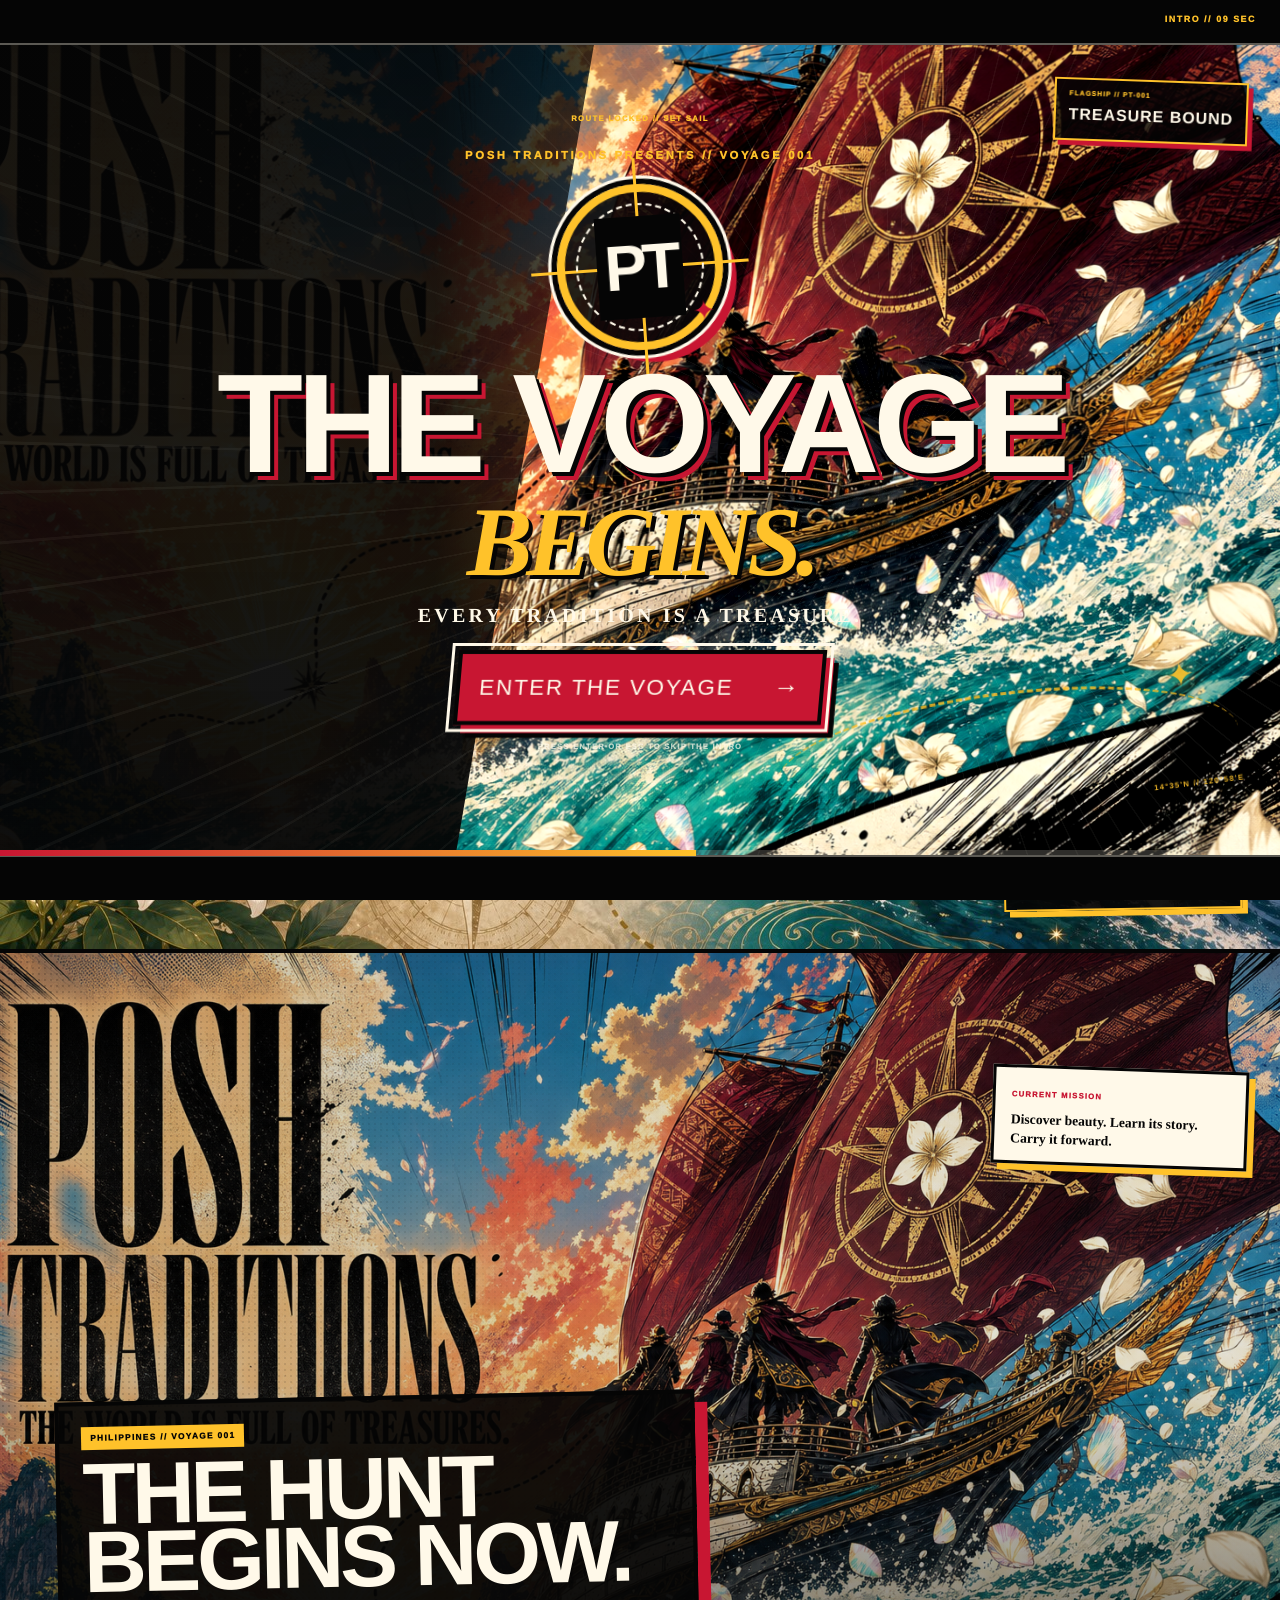
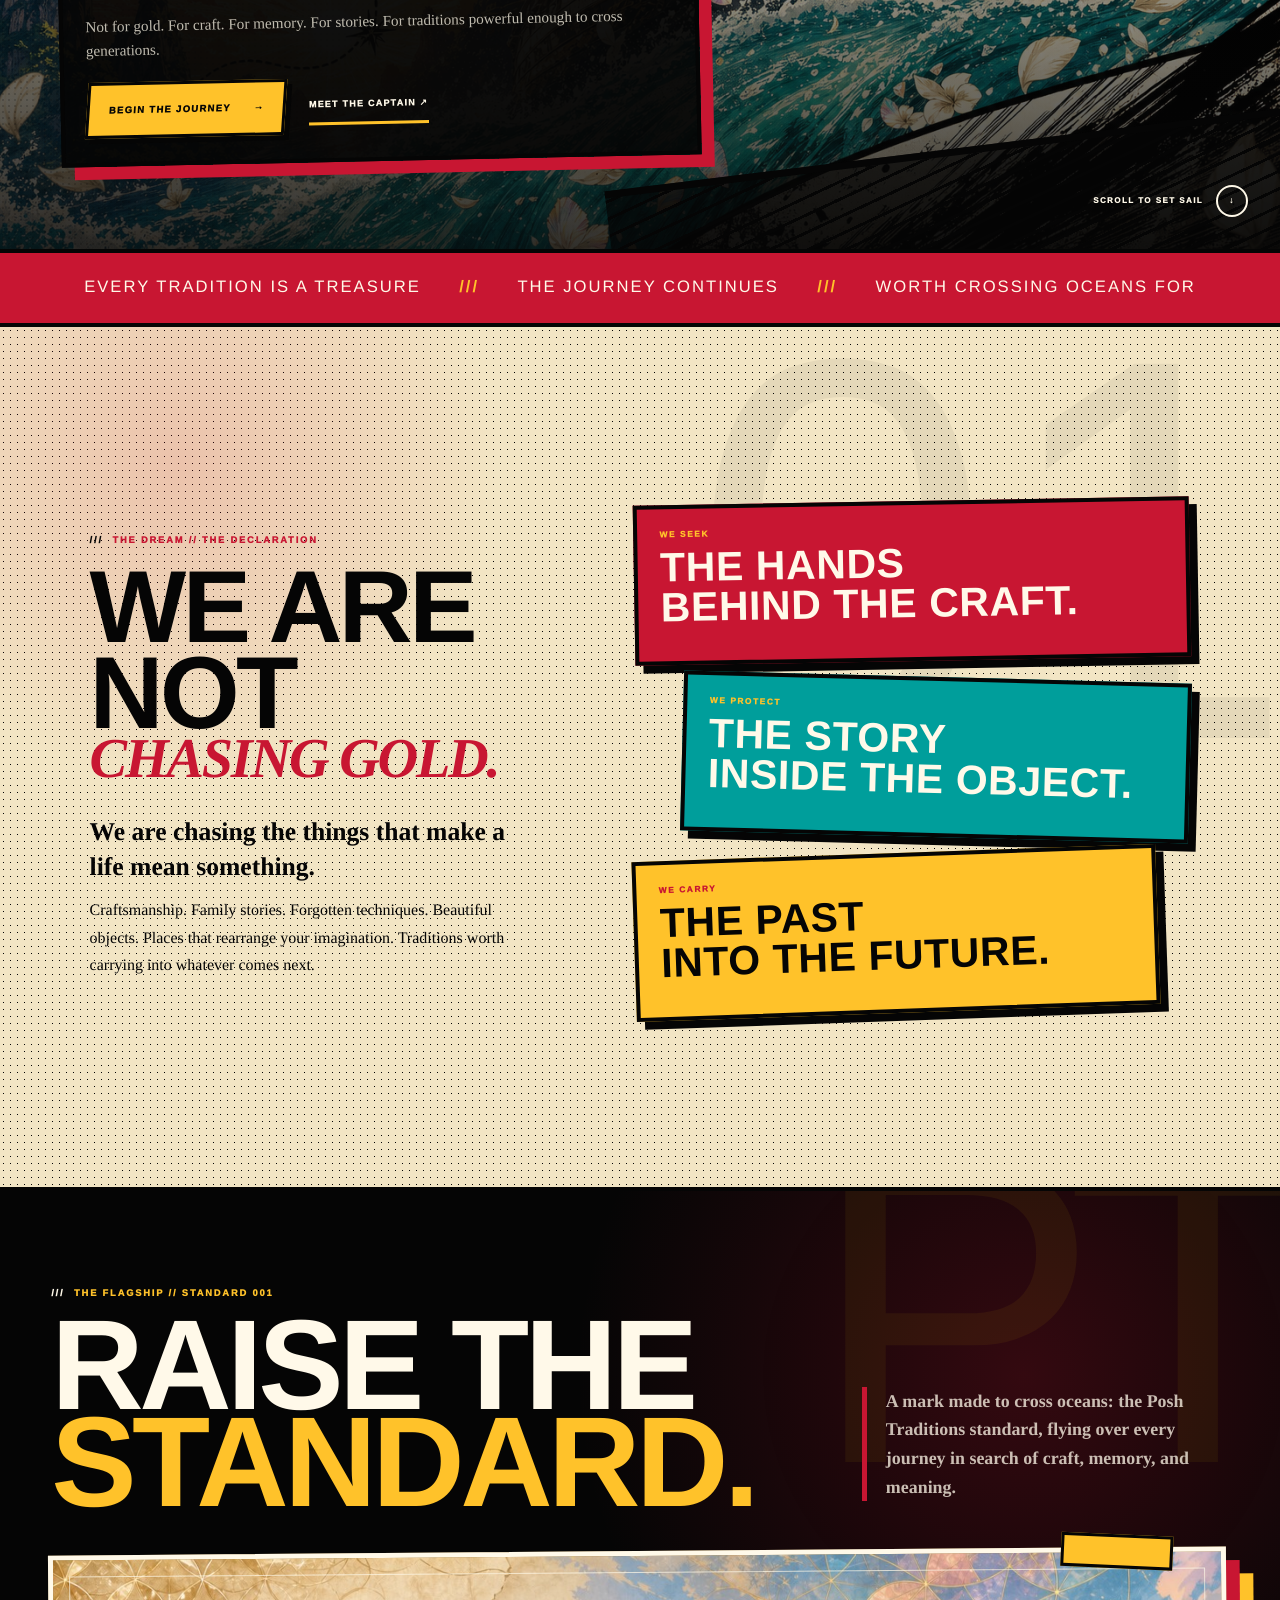
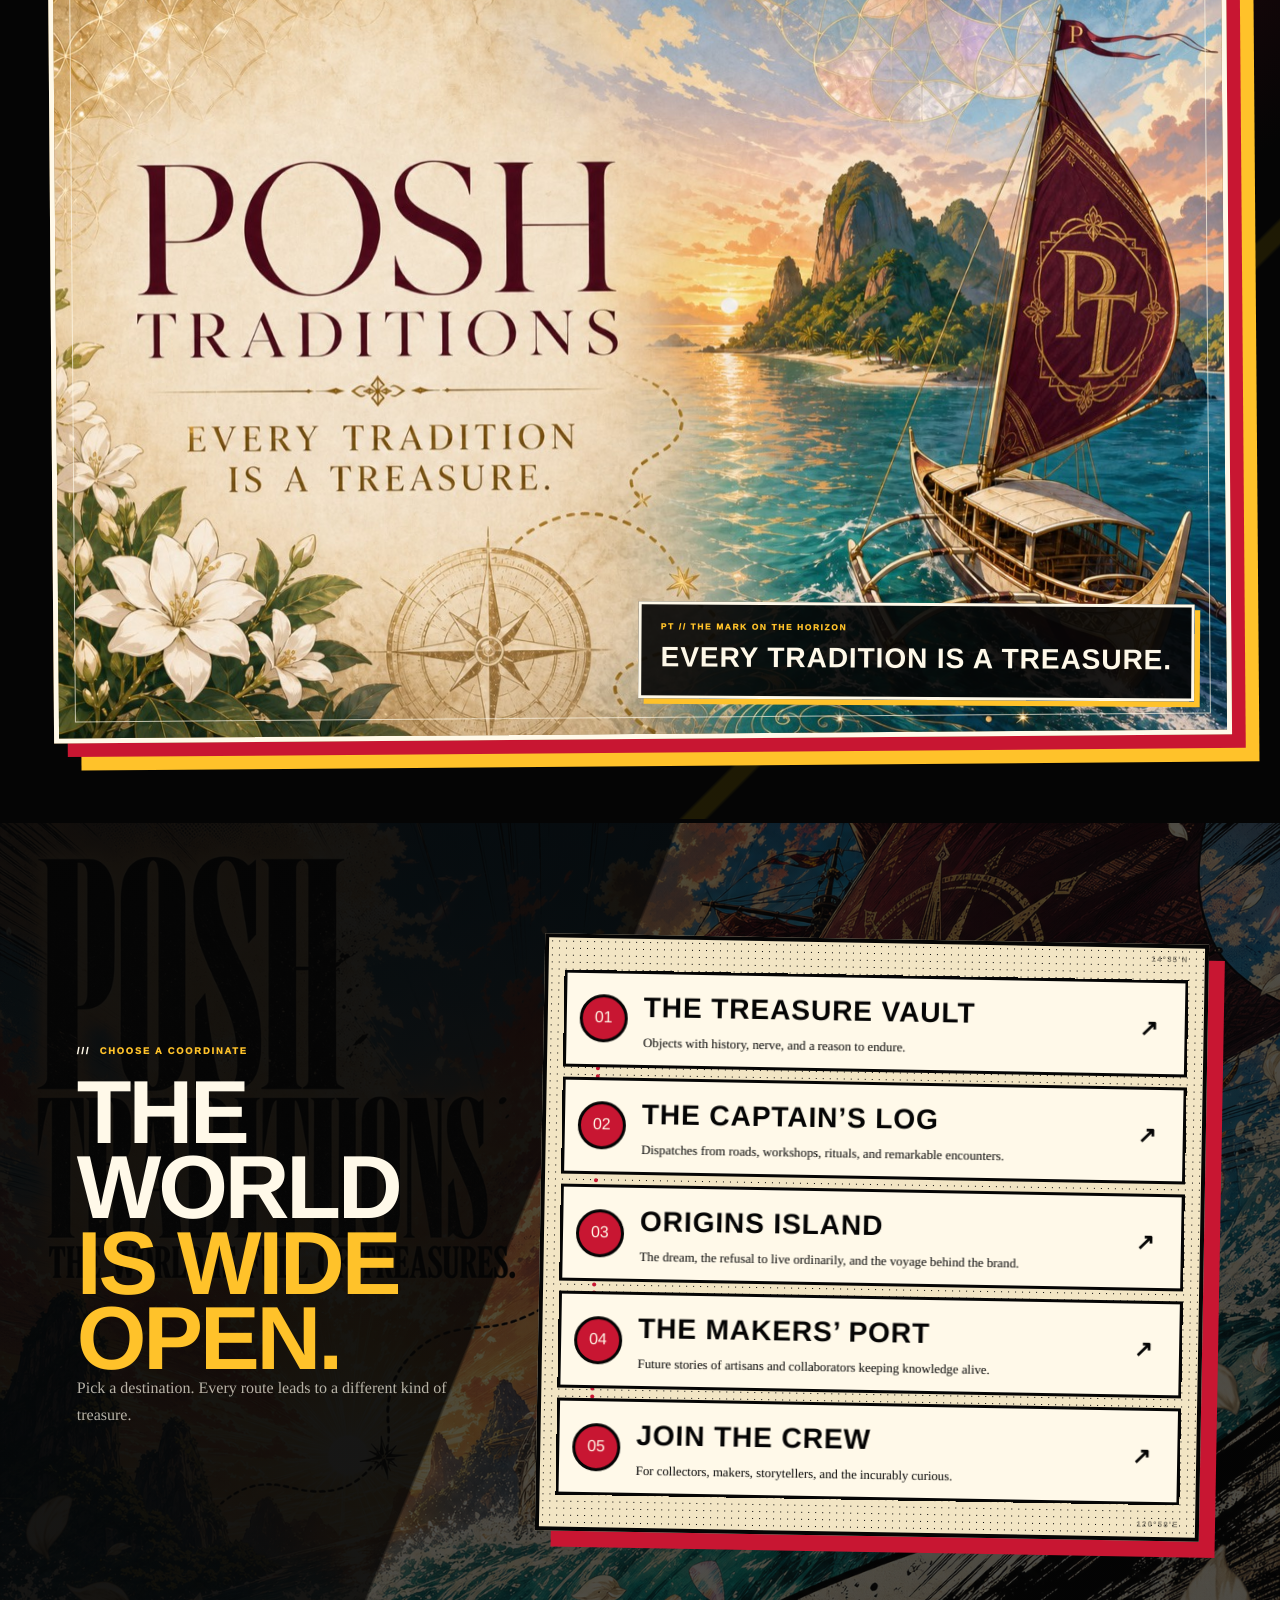
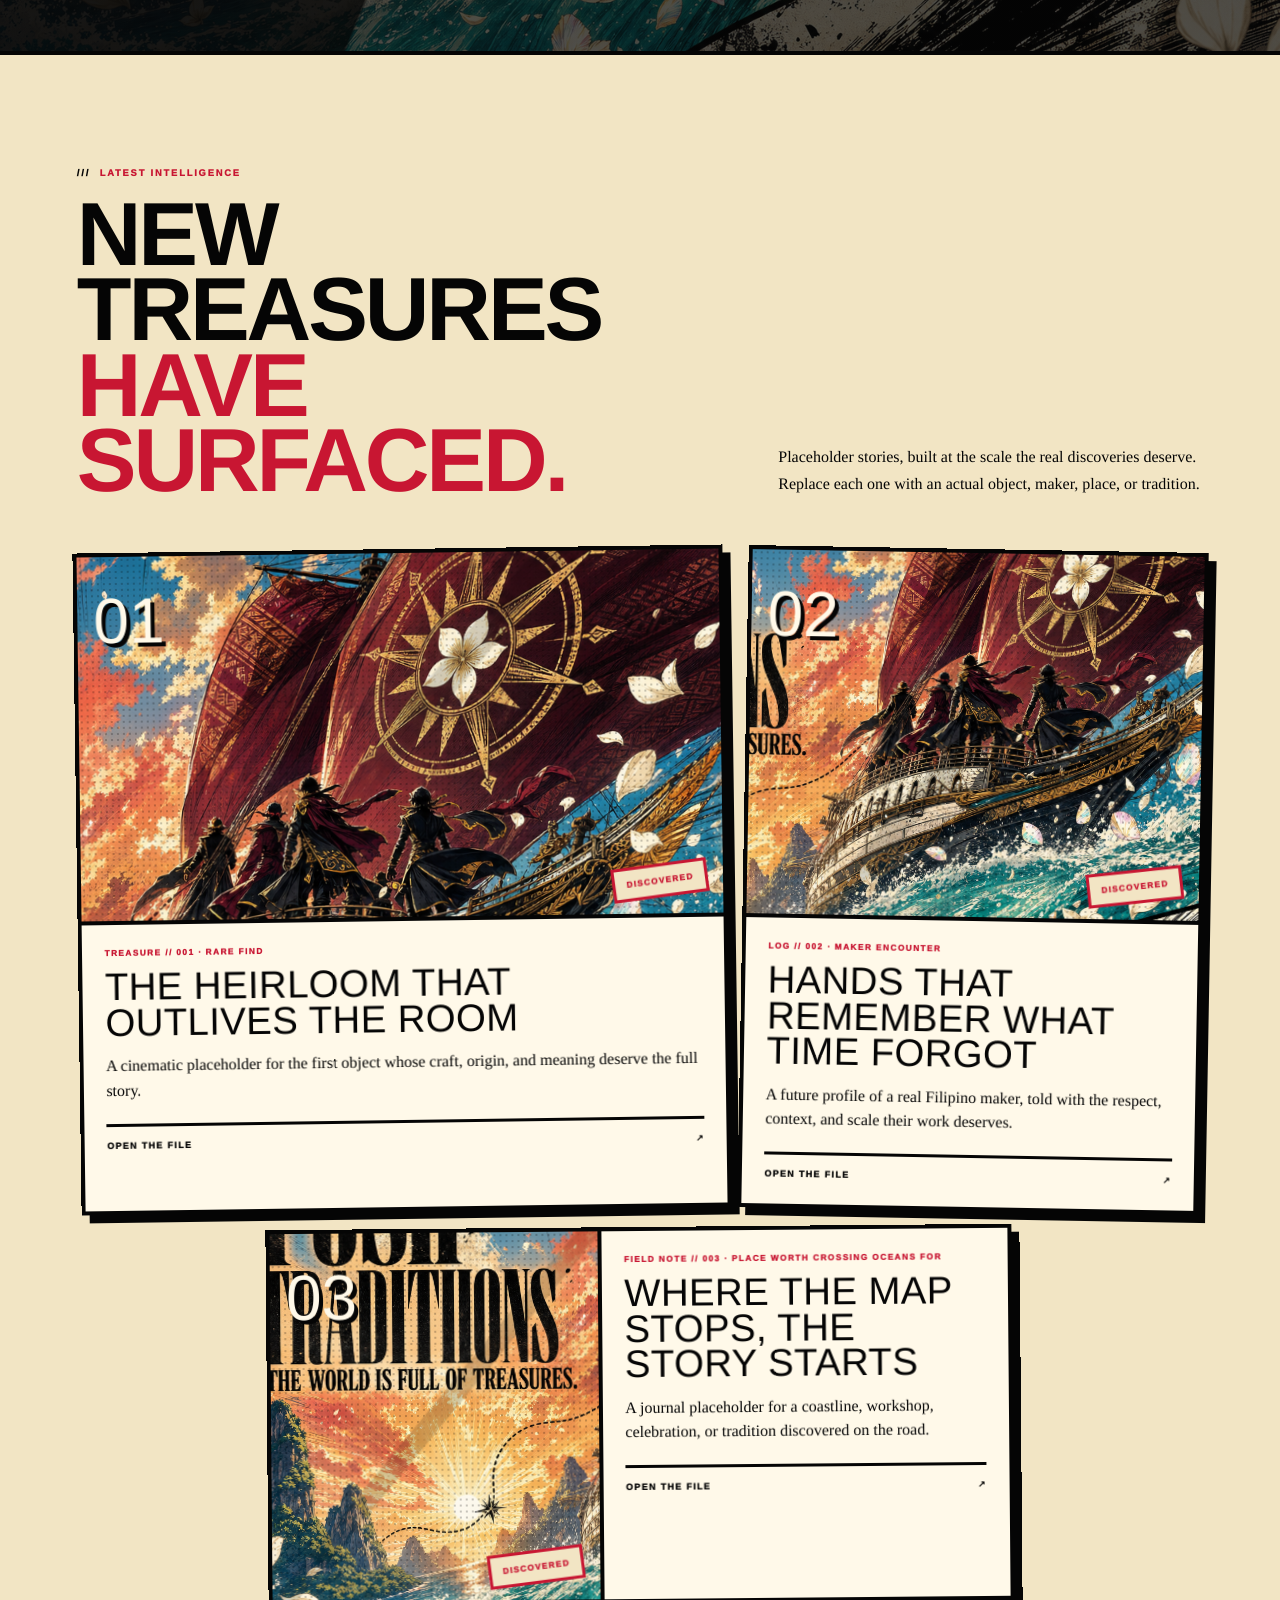
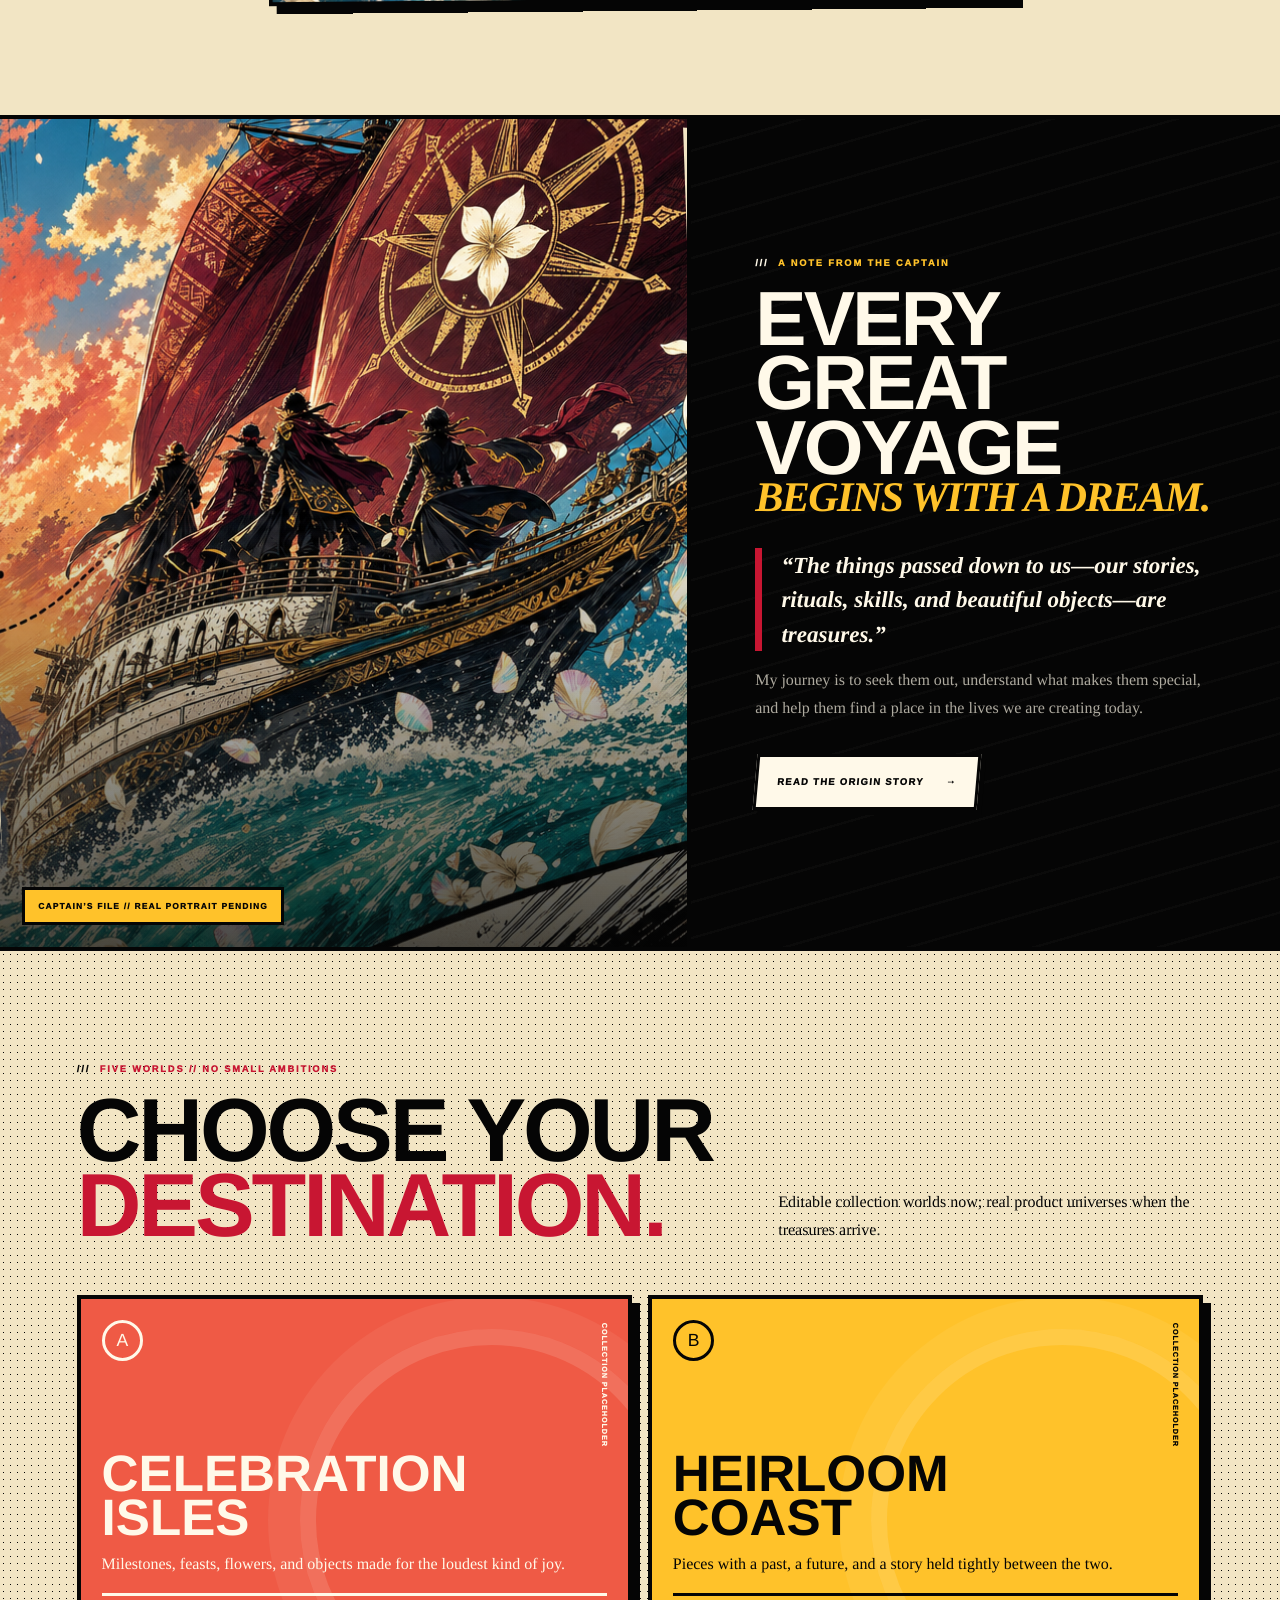
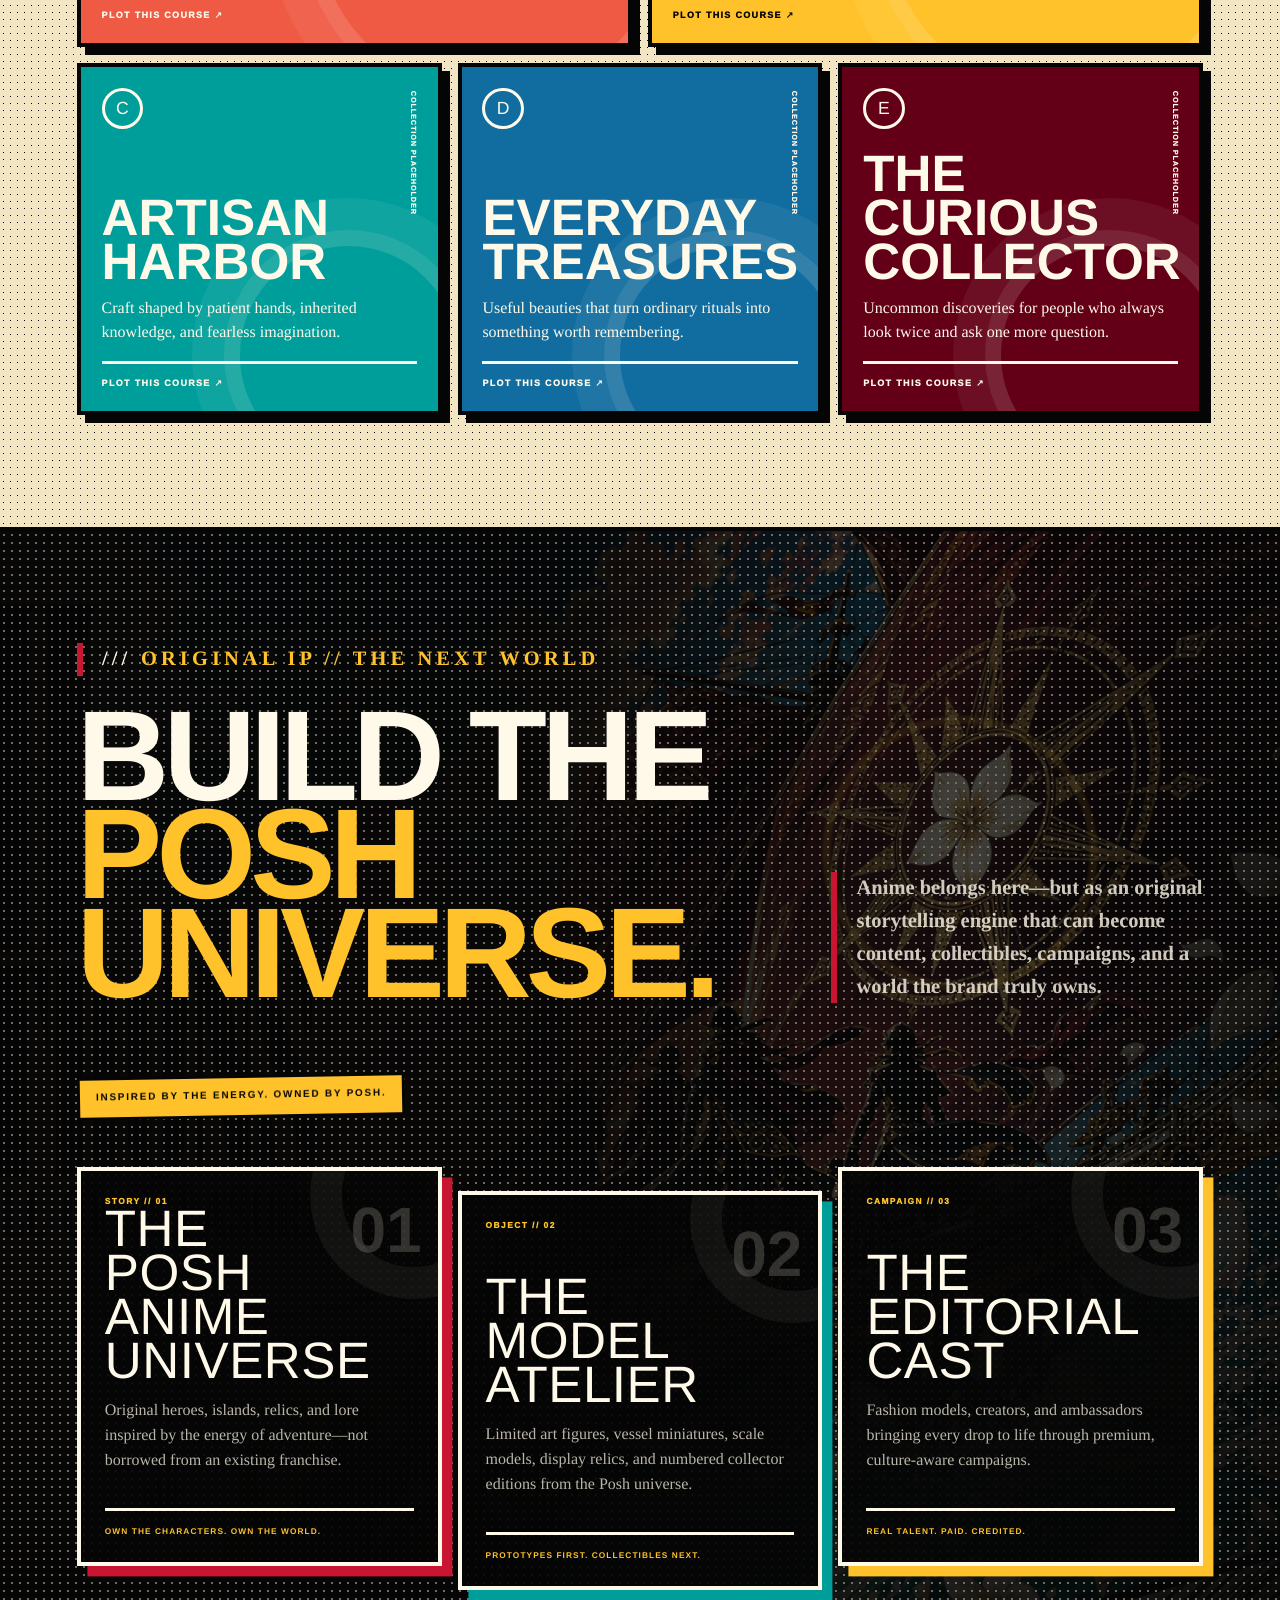
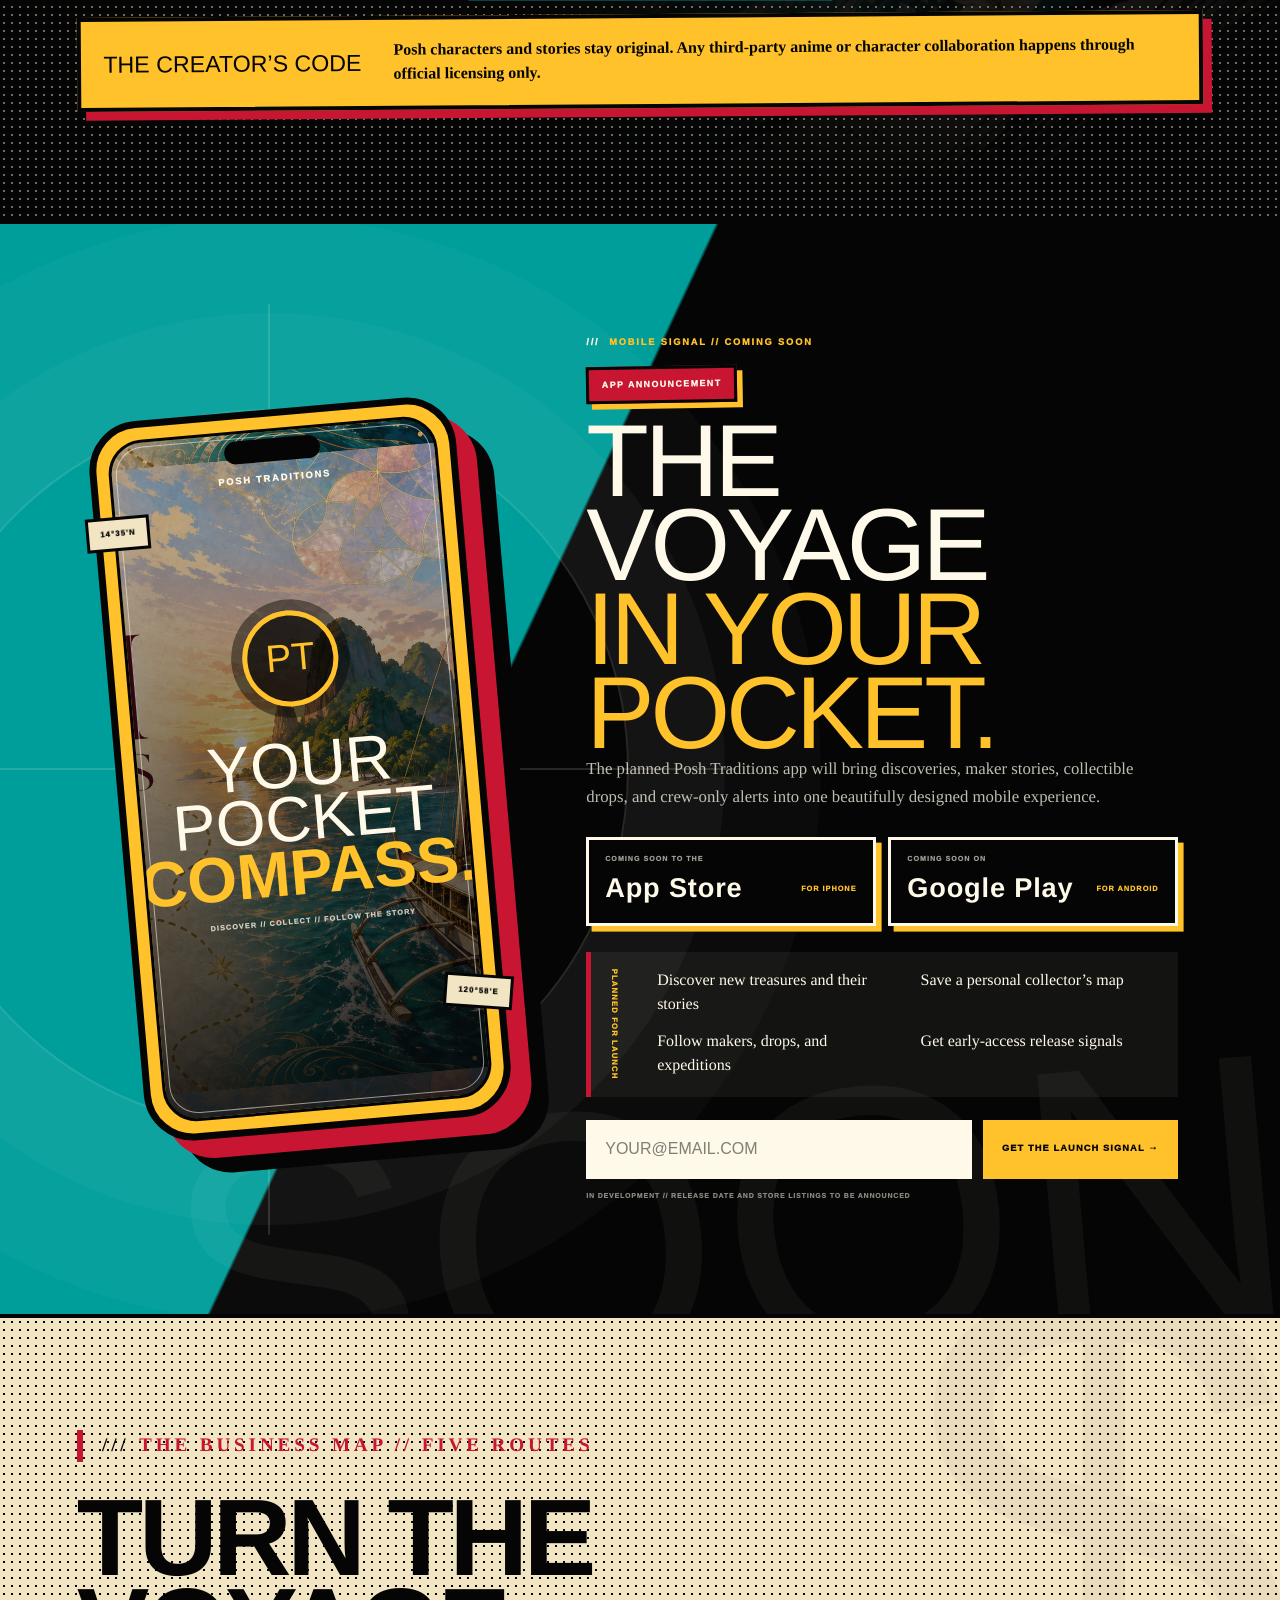
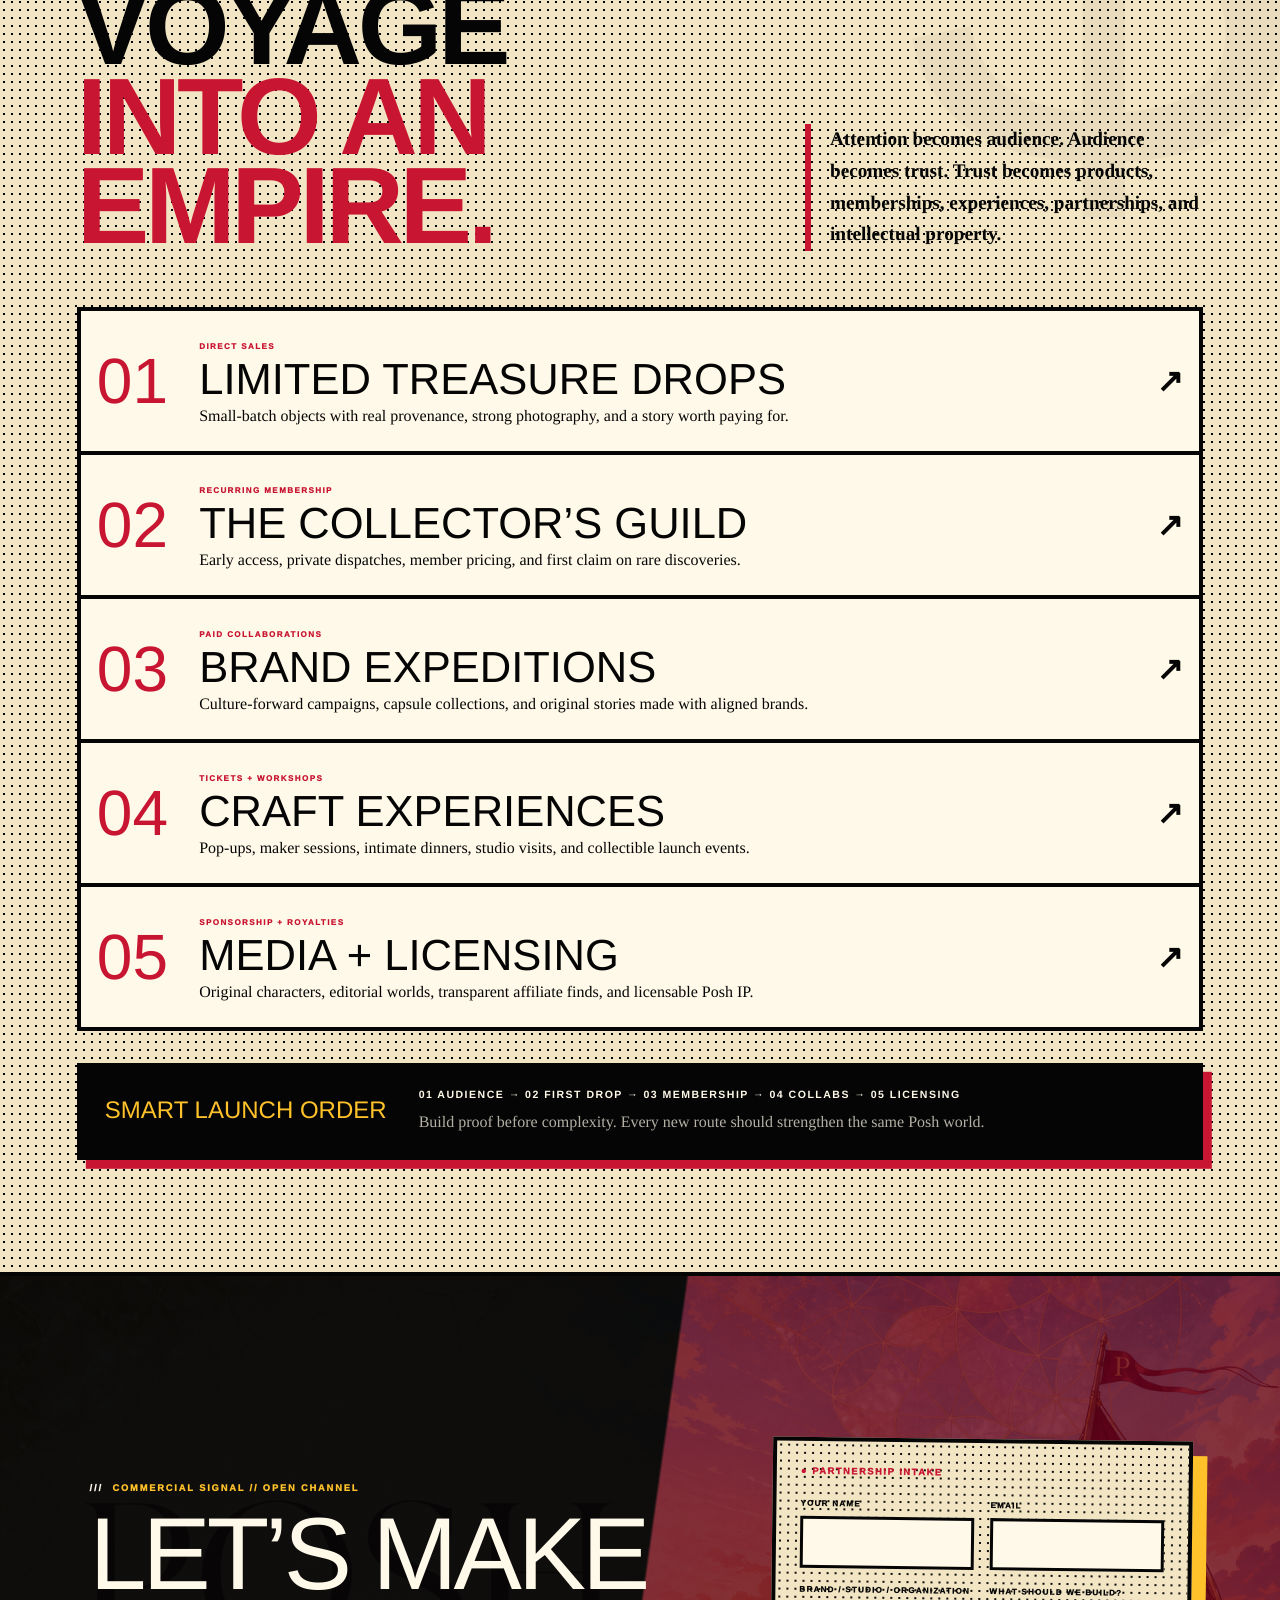
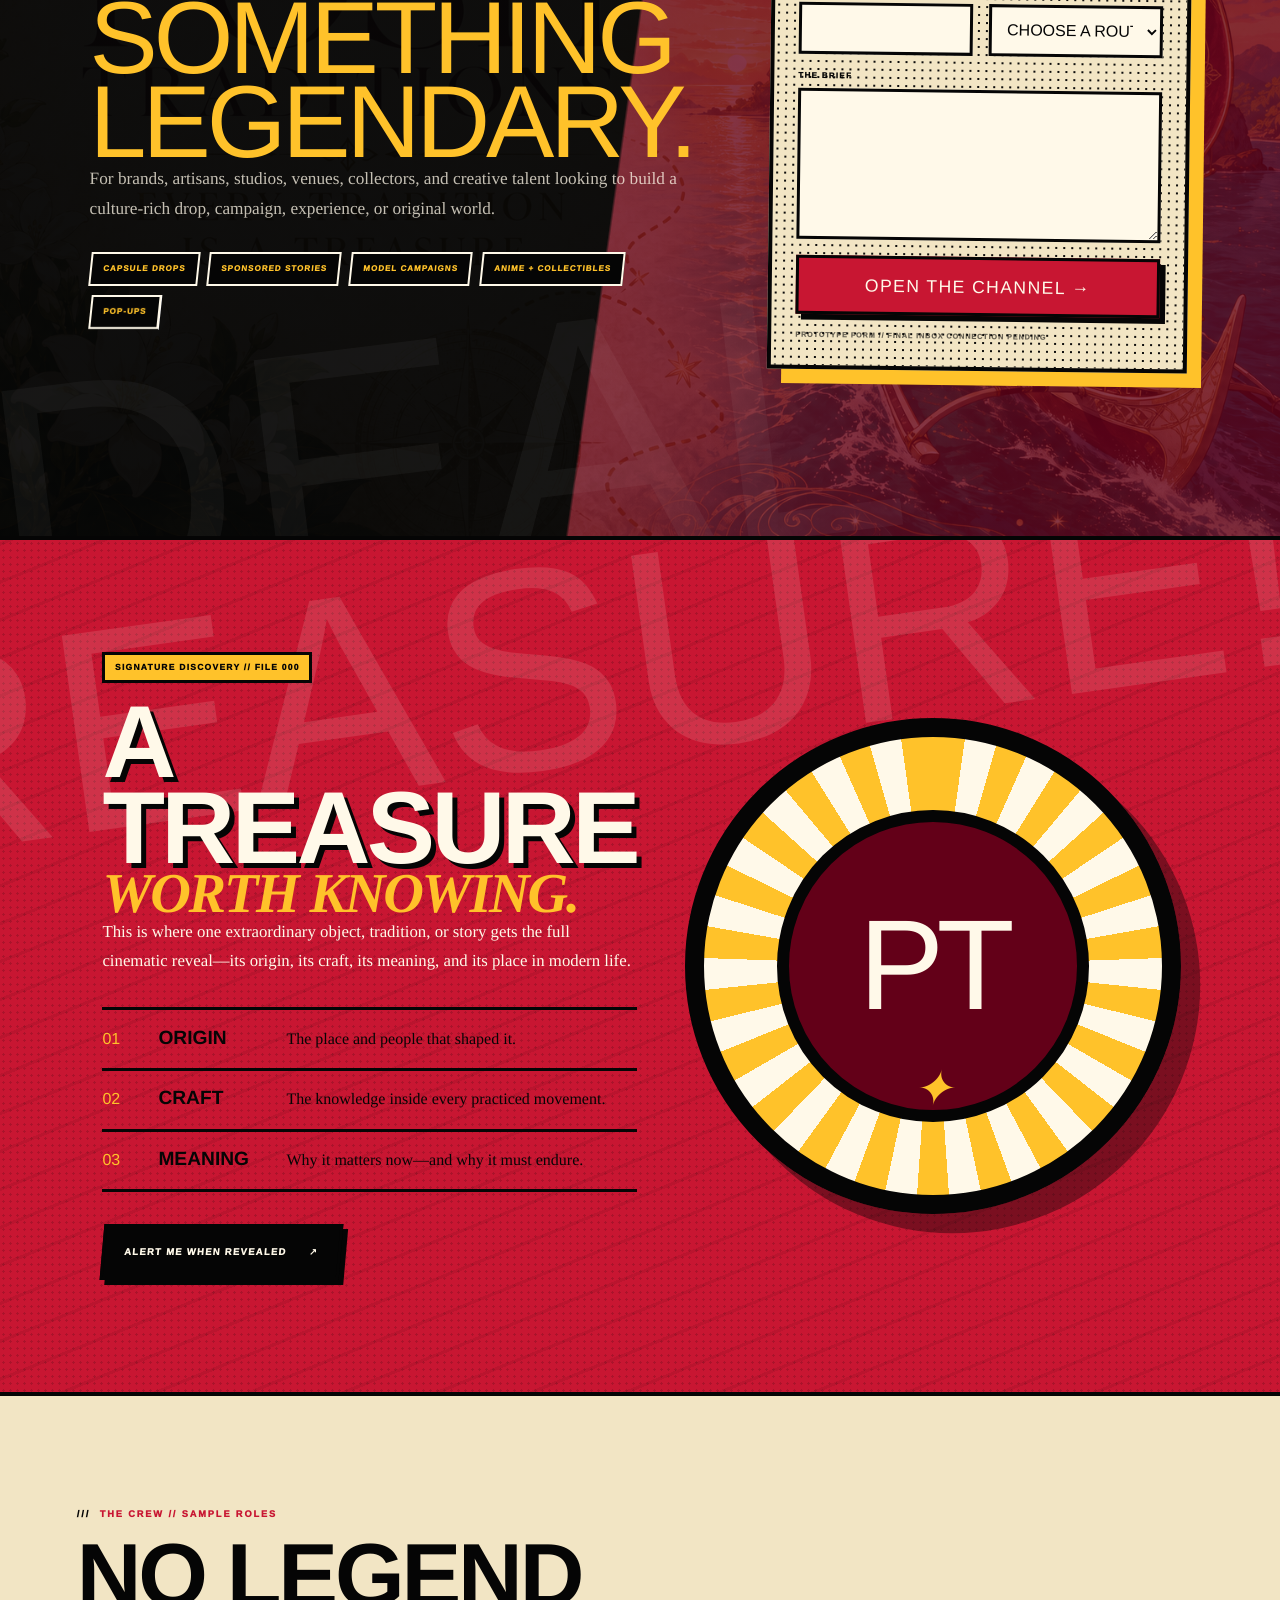
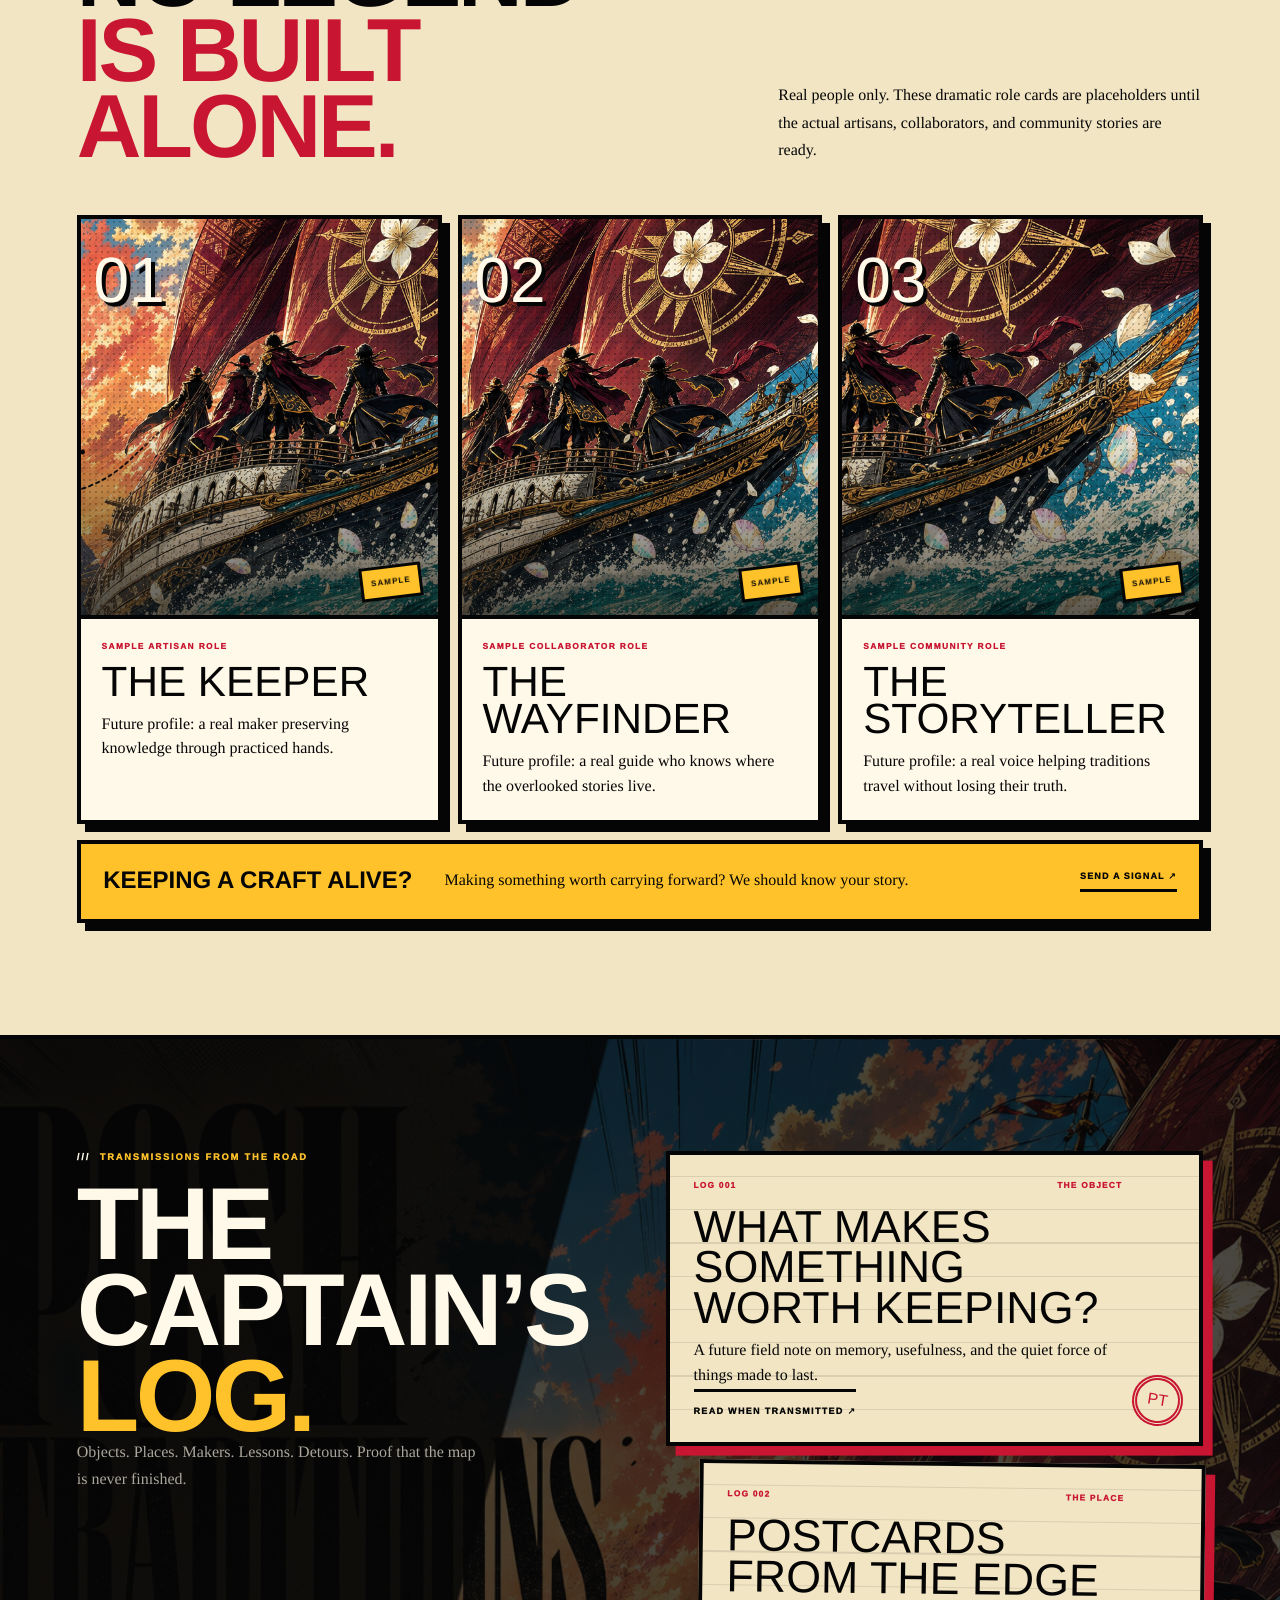
<file: index.html>
<!DOCTYPE html><html lang="en"><head><meta charSet="utf-8"/><meta name="viewport" content="width=device-width, initial-scale=1"/><link rel="preload" as="image" href="/posh-voyage-pt.jpg" fetchPriority="high"/><link rel="preload" as="image" href="/hero-epic.png" fetchPriority="high"/><link rel="stylesheet" href="/assets/index-DrPiX0PA.css" data-rsc-css-href="/assets/index-DrPiX0PA.css" data-precedence="vite-rsc/importer-resources"/><link rel="modulepreload" href="/assets/layout-segment-context-jeZvDOti.js" crossorigin=""/><link rel="modulepreload" href="/assets/rolldown-runtime-S-ySWqyJ.js" crossorigin=""/><link rel="modulepreload" href="/assets/index-wCs16elv.js" crossorigin=""/><link rel="modulepreload" href="/assets/framework-CXnKph_e.js" crossorigin=""/><link rel="modulepreload" href="/assets/page-CraJUOT_.js" crossorigin=""/><title>Posh Traditions — Every Tradition Is a Treasure</title><meta name="description" content="A Philippines-based voyage in search of remarkable craftsmanship, meaningful stories, and traditions worth carrying forward."/><meta property="og:title" content="Posh Traditions — Every Tradition Is a Treasure"/><meta property="og:description" content="The world is full of treasures. Let’s find them."/><meta property="og:type" content="website"/><meta property="og:image" content="http://127.0.0.1:3000/posh-voyage-pt.jpg"/><meta property="og:image:width" content="1280"/><meta property="og:image:height" content="853"/><meta property="og:image:alt" content="Posh Traditions flagship sailing toward a tropical horizon"/><meta name="twitter:card" content="summary_large_image"/><meta name="twitter:title" content="Posh Traditions — Every Tradition Is a Treasure"/><meta name="twitter:description" content="The world is full of treasures. Let’s find them."/><meta name="twitter:image" content="http://127.0.0.1:3000/posh-voyage-pt.jpg"/><script>self.__VINEXT_RSC_PARAMS__={}</script><script>self.__VINEXT_RSC_NAV__={"pathname":"/","searchParams":[]}</script><link rel="modulepreload" href="/assets/index-wCs16elv.js" />
</head><body><main class="epic-site"><section class="voyage-intro is-waiting" role="dialog" aria-modal="true" aria-label="Posh Traditions voyage intro"><div class="intro-loader" aria-live="polite"><img src="/posh-voyage-pt.jpg" alt="" fetchPriority="high"/><div><span>PT</span><strong>CHARTING THE ROUTE...</strong><small>SHIP // TREASURE // ADVENTURE</small><button type="button">ENTER THE VOYAGE <b>→</b></button></div></div></section><a class="skip-link" href="#main">Skip to the voyage</a><header class="epic-header"><a class="epic-brand" href="/" aria-label="Posh Traditions home"><span class="pt-mark" aria-hidden="true"><b>PT</b><i></i></span><span><strong>POSH TRADITIONS</strong><small>EVERY TRADITION IS A TREASURE</small></span></a><nav aria-label="Main navigation"><a href="#discoveries">Discoveries</a><a href="#universe">The Universe</a><a href="#app">The App</a><a href="#revenue">Business</a><a href="/about">Origin Story</a></nav><div class="header-actions"><button type="button" class="intro-replay">INTRO <span>↻</span></button><a class="header-signal" href="#partner">PARTNER WITH US <span>↗</span></a></div></header><div class="voyage-meter" aria-label="Voyage progress 0 percent"><span>VOYAGE</span><i><b style="width:0%"></b></i><strong>00<!-- -->%</strong></div><section class="flagship-opening" aria-label="The Posh Traditions flagship"><img src="/posh-voyage-pt.jpg" alt="Posh Traditions voyage artwork featuring a Philippine-inspired boat with a burgundy PT sail, tropical islands, sampaguita flowers, and the words Every Tradition Is a Treasure" fetchPriority="high"/><a href="#main"><span>FLAGSHIP // VOYAGE 001</span><strong>SET SAIL ↓</strong></a></section><section class="epic-hero" id="main"><img class="hero-key-art" src="/hero-epic.png" alt="An original crew aboard a Philippine-inspired sailing vessel charging over a towering wave toward a golden horizon" fetchPriority="high"/><div class="hero-shade" aria-hidden="true"></div><div class="hero-halftone" aria-hidden="true"></div><div class="hero-manga-slash" aria-hidden="true"></div><h1 class="sr-only">The world is full of treasures. Let’s find them.</h1><div class="hero-status"><span>PHILIPPINES // VOYAGE 001</span><strong>THE HUNT<br/>BEGINS NOW.</strong><p>Not for gold. For craft. For memory. For stories. For traditions powerful enough to cross generations.</p><div><a class="impact-button impact-yellow" href="#manifesto">BEGIN THE JOURNEY <b>→</b></a><a class="impact-link" href="/about">MEET THE CAPTAIN ↗</a></div></div><div class="hero-mission"><span>CURRENT MISSION</span><p>Discover beauty. Learn its story. Carry it forward.</p></div><a class="scroll-command" href="#manifesto">SCROLL TO SET SAIL <span>↓</span></a></section><div class="war-cry" aria-hidden="true"><span>EVERY TRADITION IS A TREASURE</span><b>///</b><span>THE JOURNEY CONTINUES</span><b>///</b><span>WORTH CROSSING OCEANS FOR</span></div><section class="manifesto" id="manifesto"><div class="manifesto-number" aria-hidden="true">01</div><div class="manifesto-copy"><p class="chapter-tag">THE DREAM // THE DECLARATION</p><h2>WE ARE NOT<em>CHASING GOLD.</em></h2><p class="manifesto-lead">We are chasing the things that make a life mean something.</p><p>Craftsmanship. Family stories. Forgotten techniques. Beautiful objects. Places that rearrange your imagination. Traditions worth carrying into whatever comes next.</p></div><div class="manifesto-panels" aria-label="What Posh Traditions seeks"><article class="shout-panel panel-red"><span>WE SEEK</span><strong>THE HANDS<br/>BEHIND THE CRAFT.</strong></article><article class="shout-panel panel-teal"><span>WE PROTECT</span><strong>THE STORY<br/>INSIDE THE OBJECT.</strong></article><article class="shout-panel panel-gold"><span>WE CARRY</span><strong>THE PAST<br/>INTO THE FUTURE.</strong></article></div></section><section class="flagship-standard" id="standard"><div class="standard-intro"><div><p class="chapter-tag light">THE FLAGSHIP // STANDARD 001</p><h2>RAISE THE<br/><span>STANDARD.</span></h2></div><p>A mark made to cross oceans: the Posh Traditions standard, flying over every journey in search of craft, memory, and meaning.</p></div><figure class="standard-art"><img src="/posh-voyage-pt.jpg" alt="An elegant Posh Traditions voyage poster with a Philippine-inspired boat carrying a burgundy sail emblazoned with a gold PT monogram" loading="lazy"/><figcaption><span>PT // THE MARK ON THE HORIZON</span><strong>EVERY TRADITION IS A TREASURE.</strong></figcaption></figure></section><section class="world-map" id="map"><div class="world-map-intro"><p class="chapter-tag light">CHOOSE A COORDINATE</p><h2>THE WORLD<br/><span>IS WIDE OPEN.</span></h2><p>Pick a destination. Every route leads to a different kind of treasure.</p></div><div class="route-board"><div class="route-line" aria-hidden="true"></div><a class="route-stop" href="#discoveries"><span>01</span><div><strong>THE TREASURE VAULT</strong><small>Objects with history, nerve, and a reason to endure.</small></div><b>↗</b></a><a class="route-stop" href="#log"><span>02</span><div><strong>THE CAPTAIN’S LOG</strong><small>Dispatches from roads, workshops, rituals, and remarkable encounters.</small></div><b>↗</b></a><a class="route-stop" href="/about"><span>03</span><div><strong>ORIGINS ISLAND</strong><small>The dream, the refusal to live ordinarily, and the voyage behind the brand.</small></div><b>↗</b></a><a class="route-stop" href="#crew"><span>04</span><div><strong>THE MAKERS’ PORT</strong><small>Future stories of artisans and collaborators keeping knowledge alive.</small></div><b>↗</b></a><a class="route-stop" href="#join"><span>05</span><div><strong>JOIN THE CREW</strong><small>For collectors, makers, storytellers, and the incurably curious.</small></div><b>↗</b></a><span class="route-coordinate coordinate-one">14°35&#x27;N</span><span class="route-coordinate coordinate-two">120°58&#x27;E</span></div></section><section class="discoveries-epic" id="discoveries"><div class="section-impact-heading"><div><p class="chapter-tag">LATEST INTELLIGENCE</p><h2>NEW TREASURES<br/><span>HAVE SURFACED.</span></h2></div><p>Placeholder stories, built at the scale the real discoveries deserve. Replace each one with an actual object, maker, place, or tradition.</p></div><div class="discovery-panels"><article class="discovery-panel crop-sail"><div class="discovery-image"><span class="panel-index">0<!-- -->1</span><span class="found-stamp">DISCOVERED</span></div><div class="discovery-text"><p>TREASURE // 001<!-- --> · <!-- -->RARE FIND</p><h3>THE HEIRLOOM THAT OUTLIVES THE ROOM</h3><span>A cinematic placeholder for the first object whose craft, origin, and meaning deserve the full story.</span><a href="#featured">OPEN THE FILE <b>↗</b></a></div></article><article class="discovery-panel crop-crew"><div class="discovery-image"><span class="panel-index">0<!-- -->2</span><span class="found-stamp">DISCOVERED</span></div><div class="discovery-text"><p>LOG // 002<!-- --> · <!-- -->MAKER ENCOUNTER</p><h3>HANDS THAT REMEMBER WHAT TIME FORGOT</h3><span>A future profile of a real Filipino maker, told with the respect, context, and scale their work deserves.</span><a href="#featured">OPEN THE FILE <b>↗</b></a></div></article><article class="discovery-panel crop-islands"><div class="discovery-image"><span class="panel-index">0<!-- -->3</span><span class="found-stamp">DISCOVERED</span></div><div class="discovery-text"><p>FIELD NOTE // 003<!-- --> · <!-- -->PLACE WORTH CROSSING OCEANS FOR</p><h3>WHERE THE MAP STOPS, THE STORY STARTS</h3><span>A journal placeholder for a coastline, workshop, celebration, or tradition discovered on the road.</span><a href="#featured">OPEN THE FILE <b>↗</b></a></div></article></div></section><section class="captain-dream"><div class="dream-art" aria-label="Dramatic crop of the voyage key artwork"><span>CAPTAIN’S FILE // REAL PORTRAIT PENDING</span></div><div class="dream-testimony"><p class="chapter-tag light">A NOTE FROM THE CAPTAIN</p><h2>EVERY GREAT VOYAGE<br/><em>BEGINS WITH A DREAM.</em></h2><blockquote>“The things passed down to us—our stories, rituals, skills, and beautiful objects—are treasures.”</blockquote><p>My journey is to seek them out, understand what makes them special, and help them find a place in the lives we are creating today.</p><a class="impact-button impact-cream" href="/about">READ THE ORIGIN STORY <b>→</b></a></div></section><section class="collection-worlds" id="collections"><div class="section-impact-heading collection-heading"><div><p class="chapter-tag">FIVE WORLDS // NO SMALL AMBITIONS</p><h2>CHOOSE YOUR<br/><span>DESTINATION.</span></h2></div><p>Editable collection worlds now; real product universes when the treasures arrive.</p></div><div class="collection-grid"><article class="collection-block collection-coral"><span>A</span><strong>CELEBRATION ISLES</strong><p>Milestones, feasts, flowers, and objects made for the loudest kind of joy.</p><a href="#join">PLOT THIS COURSE ↗</a><small>COLLECTION PLACEHOLDER</small></article><article class="collection-block collection-gold"><span>B</span><strong>HEIRLOOM COAST</strong><p>Pieces with a past, a future, and a story held tightly between the two.</p><a href="#join">PLOT THIS COURSE ↗</a><small>COLLECTION PLACEHOLDER</small></article><article class="collection-block collection-teal"><span>C</span><strong>ARTISAN HARBOR</strong><p>Craft shaped by patient hands, inherited knowledge, and fearless imagination.</p><a href="#join">PLOT THIS COURSE ↗</a><small>COLLECTION PLACEHOLDER</small></article><article class="collection-block collection-blue"><span>D</span><strong>EVERYDAY TREASURES</strong><p>Useful beauties that turn ordinary rituals into something worth remembering.</p><a href="#join">PLOT THIS COURSE ↗</a><small>COLLECTION PLACEHOLDER</small></article><article class="collection-block collection-wine"><span>E</span><strong>THE CURIOUS COLLECTOR</strong><p>Uncommon discoveries for people who always look twice and ask one more question.</p><a href="#join">PLOT THIS COURSE ↗</a><small>COLLECTION PLACEHOLDER</small></article></div></section><section class="universe-economy" id="universe"><div class="universe-sky" aria-hidden="true"></div><div class="universe-heading"><p class="chapter-tag light">ORIGINAL IP // THE NEXT WORLD</p><h2>BUILD THE<br/><span>POSH UNIVERSE.</span></h2><p>Anime belongs here—but as an original storytelling engine that can become content, collectibles, campaigns, and a world the brand truly owns.</p><strong>INSPIRED BY THE ENERGY. OWNED BY POSH.</strong></div><div class="universe-tracks"><article><span>STORY // 01</span><b>0<!-- -->1</b><h3>THE POSH ANIME UNIVERSE</h3><p>Original heroes, islands, relics, and lore inspired by the energy of adventure—not borrowed from an existing franchise.</p><strong>OWN THE CHARACTERS. OWN THE WORLD.</strong></article><article><span>OBJECT // 02</span><b>0<!-- -->2</b><h3>THE MODEL ATELIER</h3><p>Limited art figures, vessel miniatures, scale models, display relics, and numbered collector editions from the Posh universe.</p><strong>PROTOTYPES FIRST. COLLECTIBLES NEXT.</strong></article><article><span>CAMPAIGN // 03</span><b>0<!-- -->3</b><h3>THE EDITORIAL CAST</h3><p>Fashion models, creators, and ambassadors bringing every drop to life through premium, culture-aware campaigns.</p><strong>REAL TALENT. PAID. CREDITED.</strong></article></div><div class="license-code"><span>THE CREATOR’S CODE</span><p>Posh characters and stories stay original. Any third-party anime or character collaboration happens through official licensing only.</p></div></section><section class="app-launch" id="app"><div class="app-radar" aria-hidden="true"></div><div class="app-device" aria-label="Preview of the planned Posh Traditions mobile app"><div class="phone-shell"><div class="phone-camera"></div><div class="phone-screen"><span>POSH TRADITIONS</span><div class="phone-mark">PT</div><p>YOUR POCKET<br/><strong>COMPASS.</strong></p><small>DISCOVER // COLLECT // FOLLOW THE STORY</small></div></div><span class="app-coordinate app-coordinate-one">14°35&#x27;N</span><span class="app-coordinate app-coordinate-two">120°58&#x27;E</span></div><div class="app-launch-copy"><p class="chapter-tag light">MOBILE SIGNAL // COMING SOON</p><span class="coming-stamp">APP ANNOUNCEMENT</span><h2>THE VOYAGE<br/><span>IN YOUR POCKET.</span></h2><p>The planned Posh Traditions app will bring discoveries, maker stories, collectible drops, and crew-only alerts into one beautifully designed mobile experience.</p><div class="platform-signals" aria-label="Planned mobile platforms"><div><small>COMING SOON TO THE</small><strong>App Store</strong><span>FOR IPHONE</span></div><div><small>COMING SOON ON</small><strong>Google Play</strong><span>FOR ANDROID</span></div></div><div class="app-features"><span>PLANNED FOR LAUNCH</span><ul><li>Discover new treasures and their stories</li><li>Save a personal collector’s map</li><li>Follow makers, drops, and expeditions</li><li>Get early-access release signals</li></ul></div><form class="app-waitlist"><label class="sr-only" for="app-email">Email address for app launch updates</label><input id="app-email" type="email" placeholder="YOUR@EMAIL.COM" required="" name="email"/><button type="submit">GET THE LAUNCH SIGNAL <b>→</b></button></form><small class="app-disclaimer">IN DEVELOPMENT // RELEASE DATE AND STORE LISTINGS TO BE ANNOUNCED</small></div></section><section class="revenue-engine" id="revenue"><div class="revenue-heading"><p class="chapter-tag">THE BUSINESS MAP // FIVE ROUTES</p><h2>TURN THE VOYAGE<br/><span>INTO AN EMPIRE.</span></h2><p>Attention becomes audience. Audience becomes trust. Trust becomes products, memberships, experiences, partnerships, and intellectual property.</p></div><div class="revenue-routes"><article><span>01</span><div><small>DIRECT SALES</small><h3>LIMITED TREASURE DROPS</h3><p>Small-batch objects with real provenance, strong photography, and a story worth paying for.</p></div><b>↗</b></article><article><span>02</span><div><small>RECURRING MEMBERSHIP</small><h3>THE COLLECTOR’S GUILD</h3><p>Early access, private dispatches, member pricing, and first claim on rare discoveries.</p></div><b>↗</b></article><article><span>03</span><div><small>PAID COLLABORATIONS</small><h3>BRAND EXPEDITIONS</h3><p>Culture-forward campaigns, capsule collections, and original stories made with aligned brands.</p></div><b>↗</b></article><article><span>04</span><div><small>TICKETS + WORKSHOPS</small><h3>CRAFT EXPERIENCES</h3><p>Pop-ups, maker sessions, intimate dinners, studio visits, and collectible launch events.</p></div><b>↗</b></article><article><span>05</span><div><small>SPONSORSHIP + ROYALTIES</small><h3>MEDIA + LICENSING</h3><p>Original characters, editorial worlds, transparent affiliate finds, and licensable Posh IP.</p></div><b>↗</b></article></div><div class="launch-order"><span>SMART LAUNCH ORDER</span><strong>01 AUDIENCE → 02 FIRST DROP → 03 MEMBERSHIP → 04 COLLABS → 05 LICENSING</strong><p>Build proof before complexity. Every new route should strengthen the same Posh world.</p></div></section><section class="partner-deck" id="partner"><div class="partner-copy"><p class="chapter-tag light">COMMERCIAL SIGNAL // OPEN CHANNEL</p><h2>LET’S MAKE<br/><span>SOMETHING LEGENDARY.</span></h2><p>For brands, artisans, studios, venues, collectors, and creative talent looking to build a culture-rich drop, campaign, experience, or original world.</p><div class="partner-types" aria-label="Partnership types"><span>CAPSULE DROPS</span><span>SPONSORED STORIES</span><span>MODEL CAMPAIGNS</span><span>ANIME + COLLECTIBLES</span><span>POP-UPS</span></div></div><div class="partner-form-shell"><span class="signal-live">● PARTNERSHIP INTAKE</span><form><label><span>YOUR NAME</span><input autoComplete="name" required="" name="name"/></label><label><span>EMAIL</span><input type="email" autoComplete="email" required="" name="email"/></label><label><span>BRAND / STUDIO / ORGANIZATION</span><input autoComplete="organization" required="" name="organization"/></label><label><span>WHAT SHOULD WE BUILD?</span><select name="partnership" required=""><option value="" disabled="" selected="">CHOOSE A ROUTE</option><option>CAPSULE DROP</option><option>SPONSORED STORY OR CAMPAIGN</option><option>ANIME / ORIGINAL IP COLLABORATION</option><option>COLLECTIBLE OR SCALE MODEL</option><option>FASHION / EDITORIAL MODEL CAMPAIGN</option><option>POP-UP OR CULTURAL EXPERIENCE</option></select></label><label class="partner-brief"><span>THE BRIEF</span><textarea name="brief" rows="5" required=""></textarea></label><button type="submit">OPEN THE CHANNEL <b>→</b></button></form><small>PROTOTYPE FORM // FINAL INBOX CONNECTION PENDING</small></div></section><section class="featured-reveal" id="featured"><div class="featured-scream" aria-hidden="true">TREASURE!</div><div class="featured-core"><span class="featured-code">SIGNATURE DISCOVERY // FILE 000</span><h2>A TREASURE<br/><em>WORTH KNOWING.</em></h2><p>This is where one extraordinary object, tradition, or story gets the full cinematic reveal—its origin, its craft, its meaning, and its place in modern life.</p><div class="featured-facts"><div><span>01</span><strong>ORIGIN</strong><p>The place and people that shaped it.</p></div><div><span>02</span><strong>CRAFT</strong><p>The knowledge inside every practiced movement.</p></div><div><span>03</span><strong>MEANING</strong><p>Why it matters now—and why it must endure.</p></div></div><a class="impact-button impact-black" href="#join">ALERT ME WHEN REVEALED <b>↗</b></a></div><div class="featured-emblem" aria-hidden="true"><span>PT</span><i>✦</i></div></section><section class="crew-epic" id="crew"><div class="section-impact-heading"><div><p class="chapter-tag">THE CREW // SAMPLE ROLES</p><h2>NO LEGEND<br/><span>IS BUILT ALONE.</span></h2></div><p>Real people only. These dramatic role cards are placeholders until the actual artisans, collaborators, and community stories are ready.</p></div><div class="crew-panels"><article class="crew-panel"><div class="crew-frame crew-art-one"><span>01</span><b>SAMPLE</b></div><div><p>SAMPLE ARTISAN ROLE</p><h3>THE KEEPER</h3><span>Future profile: a real maker preserving knowledge through practiced hands.</span></div></article><article class="crew-panel"><div class="crew-frame crew-art-two"><span>02</span><b>SAMPLE</b></div><div><p>SAMPLE COLLABORATOR ROLE</p><h3>THE WAYFINDER</h3><span>Future profile: a real guide who knows where the overlooked stories live.</span></div></article><article class="crew-panel"><div class="crew-frame crew-art-three"><span>03</span><b>SAMPLE</b></div><div><p>SAMPLE COMMUNITY ROLE</p><h3>THE STORYTELLER</h3><span>Future profile: a real voice helping traditions travel without losing their truth.</span></div></article></div><div class="crew-signal"><strong>KEEPING A CRAFT ALIVE?</strong><p>Making something worth carrying forward? We should know your story.</p><a href="#join">SEND A SIGNAL ↗</a></div></section><section class="captains-log" id="log"><div class="log-heading"><p class="chapter-tag light">TRANSMISSIONS FROM THE ROAD</p><h2>THE<br/>CAPTAIN’S<br/><span>LOG.</span></h2><p>Objects. Places. Makers. Lessons. Detours. Proof that the map is never finished.</p></div><div class="log-pages"><article><div class="log-meta"><span>LOG <!-- -->001</span><b>THE OBJECT</b></div><h3>WHAT MAKES SOMETHING WORTH KEEPING?</h3><p>A future field note on memory, usefulness, and the quiet force of things made to last.</p><a href="#join">READ WHEN TRANSMITTED ↗</a><span class="log-seal">PT</span></article><article><div class="log-meta"><span>LOG <!-- -->002</span><b>THE PLACE</b></div><h3>POSTCARDS FROM THE EDGE OF THE MAP</h3><p>A future dispatch from a Philippine coast, a hidden workshop, or a road that changed the route.</p><a href="#join">READ WHEN TRANSMITTED ↗</a><span class="log-seal">PT</span></article><article><div class="log-meta"><span>LOG <!-- -->003</span><b>THE HANDS</b></div><h3>THE MAKER KNOWS WHAT THE MACHINE FORGOT</h3><p>A future profile about process, patience, and the intelligence carried through generations.</p><a href="#join">READ WHEN TRANSMITTED ↗</a><span class="log-seal">PT</span></article></div></section><section class="join-epic" id="join"><div class="join-burst" aria-hidden="true"></div><div class="join-copy"><p class="chapter-tag">THE NEXT CHAPTER NEEDS A CREW</p><h2>THE VOYAGE<br/><span>IS JUST BEGINNING.</span></h2><p>New discoveries. Stories from the road. Rare finds. Beautiful traditions from the Philippines and far beyond.</p><form><label class="sr-only" for="crew-email">Email address</label><input id="crew-email" type="email" placeholder="YOUR@EMAIL.COM" required=""/><button type="submit">JOIN THE CREW <span>→</span></button></form><small>PROTOTYPE SIGN-UP // MAILING SERVICE CONNECTION PENDING</small></div><div class="join-command" aria-hidden="true">COME<br/>ABOARD.</div></section><footer class="epic-footer"><div class="footer-brand"><span class="pt-mark" aria-hidden="true"><b>PT</b><i></i></span><div><strong>POSH TRADITIONS</strong><p>BASED IN THE PHILIPPINES.<br/>EXPLORING EVERYWHERE.</p></div></div><div class="footer-links"><div><span>EXPLORE</span><a href="#discoveries">Discoveries</a><a href="#collections">Collections</a><a href="#log">Captain’s Log</a></div><div><span>THE VOYAGE</span><a href="/about">Origin Story</a><a href="#universe">The Posh Universe</a><a href="#app">The Mobile App</a><a href="#revenue">Business Map</a><a href="#partner">Partner With Us</a></div><div><span>LAUNCH CHECKLIST</span><p>Contact address pending</p><p>Social links pending</p><p>Policies pending</p></div></div><div class="footer-final"><span>© <!-- -->2026<!-- --> POSH TRADITIONS</span><strong>TREASURES DISCOVERED: MORE TO COME.</strong><a href="#main">BACK TO THE HORIZON ↑</a></div></footer></main><script id="_R_">import("/assets/index-wCs16elv.js")</script></body></html><script>self.__VINEXT_RSC_CHUNKS__=self.__VINEXT_RSC_CHUNKS__||[];self.__VINEXT_RSC_CHUNKS__.push("2:I[\"79ef9a017562\",[],\"Children\",1]\n3:I[\"d7d8178d8913\",[],\"LayoutSegmentProvider\",1]\n4:I[\"79ef9a017562\",[],\"Slot\",1]\n5:I[\"97e23c8fc95f\",[],\"RedirectBoundary\",1]\n:HL[\"/assets/index-DrPiX0PA.css\",\"style\"]\n")</script><script>self.__VINEXT_RSC_CHUNKS__=self.__VINEXT_RSC_CHUNKS__||[];self.__VINEXT_RSC_CHUNKS__.push("0:{\"__route\":\"route:/\",\"__interceptionContext\":null,\"__layoutIds\":[\"layout:/\"],\"__rootLayout\":\"/\",\"page:/\":\"$L1\",\"layout:/\":[[[[\"$\",\"link\",\"css:/assets/index-DrPiX0PA.css\",{\"rel\":\"stylesheet\",\"precedence\":\"vite-rsc/importer-resources\",\"href\":\"/assets/index-DrPiX0PA.css\",\"data-rsc-css-href\":\"/assets/index-DrPiX0PA.css\"}],\"$undefined\"],[\"$\",\"html\",null,{\"lang\":\"en\",\"children\":[\"$\",\"body\",null,{\"children\":[\"$\",\"$L2\",null,{}]}]}]],null],\"route:/\":[[[\"$\",\"meta\",null,{\"charSet\":\"utf-8\"}],[[\"$\",\"title\",\"0\",{\"children\":\"Posh Traditions — Every Tradition Is a Treasure\"}],[\"$\",\"meta\",\"1\",{\"name\":\"description\",\"content\":\"A Philippines-based voyage in search of remarkable craftsmanship, meaningful stories, and traditions worth carrying forward.\"}],[\"$\",\"meta\",\"2\",{\"property\":\"og:title\",\"content\":\"Posh Traditions — Every Tradition Is a Treasure\"}],[\"$\",\"meta\",\"3\",{\"property\":\"og:description\",\"content\":\"The world is full of treasures. Let’s find them.\"}],[\"$\",\"meta\",\"4\",{\"property\":\"og:type\",\"content\":\"website\"}],[\"$\",\"meta\",\"5\",{\"property\":\"og:image\",\"content\":\"http://127.0.0.1:3000/posh-voyage-pt.jpg\"}],[\"$\",\"meta\",\"6\",{\"property\":\"og:image:width\",\"content\":\"1280\"}],[\"$\",\"meta\",\"7\",{\"property\":\"og:image:height\",\"content\":\"853\"}],[\"$\",\"meta\",\"8\",{\"property\":\"og:image:alt\",\"content\":\"Posh Traditions flagship sailing toward a tropical horizon\"}],[\"$\",\"meta\",\"9\",{\"name\":\"twitter:card\",\"content\":\"summary_large_image\"}],[\"$\",\"meta\",\"10\",{\"name\":\"twitter:title\",\"content\":\"Posh Traditions — Every Tradition Is a Treasure\"}],[\"$\",\"meta\",\"11\",{\"name\":\"twitter:description\",\"content\":\"The world is full of treasures. Let’s find them.\"}],[\"$\",\"meta\",\"12\",{\"name\":\"twitter:image\",\"content\":\"http://127.0.0.1:3000/posh-voyage-pt.jpg\"}]],[[\"$\",\"meta\",\"0\",{\"name\":\"viewport\",\"content\":\"width=device-width, initial-scale=1\"}]]],[\"$\",\"$L3\",null,{\"segmentMap\":{\"children\":[]},\"children\":[\"$\",\"$L4\",null,{\"id\":\"layout:/\",\"parallelSlots\":\"$undefined\",\"children\":[\"$\",\"$L5\",null,{\"children\":[\"$\",\"$L3\",null,{\"segmentMap\":{\"children\":[]},\"children\":[\"$\",\"$L4\",null,{\"id\":\"page:/\"}]}]}]}]}]],\"__layoutFlags\":{\"layout:/\":\"s\"},\"__artifactCompatibility\":{\"schemaVersion\":1,\"graphVersion\":\"app-route-graph:4uhn5s1wvoptc\",\"deploymentVersion\":\"fbd19338-621b-4c92-82f3-946b38fe53a1\",\"appElementsSchemaVersion\":1,\"rscPayloadSchemaVersion\":1,\"rootBoundaryId\":\"/\",\"renderEpoch\":null}}\n")</script><script>self.__VINEXT_RSC_CHUNKS__=self.__VINEXT_RSC_CHUNKS__||[];self.__VINEXT_RSC_CHUNKS__.push("6:I[\"6efdf509a785\",[],\"default\",1]\n1:[\"$\",\"$L6\",null,{\"params\":\"$@7\",\"searchParams\":\"$@8\"}]\n")</script><script>self.__VINEXT_RSC_CHUNKS__=self.__VINEXT_RSC_CHUNKS__||[];self.__VINEXT_RSC_CHUNKS__.push("7:{}\n8:{}\n")</script><script>self.__VINEXT_RSC_DONE__=true</script>
</file>
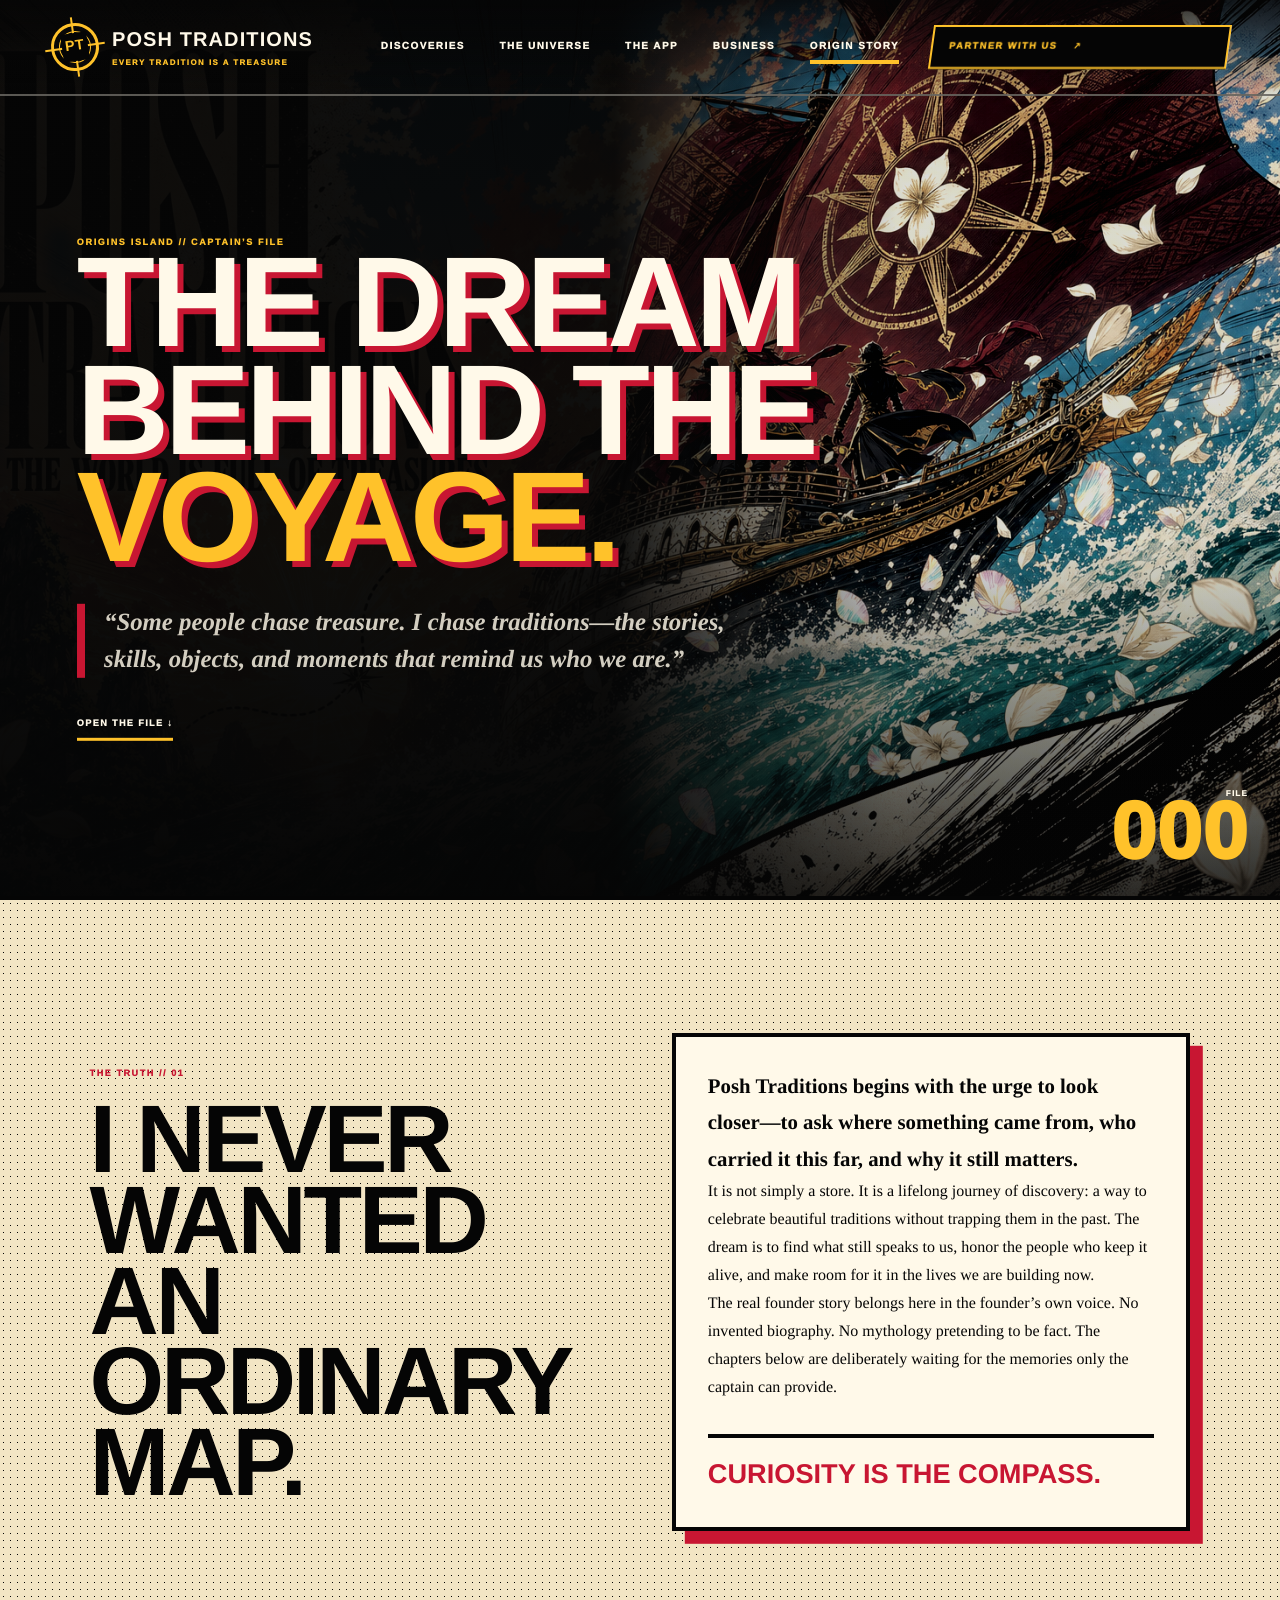
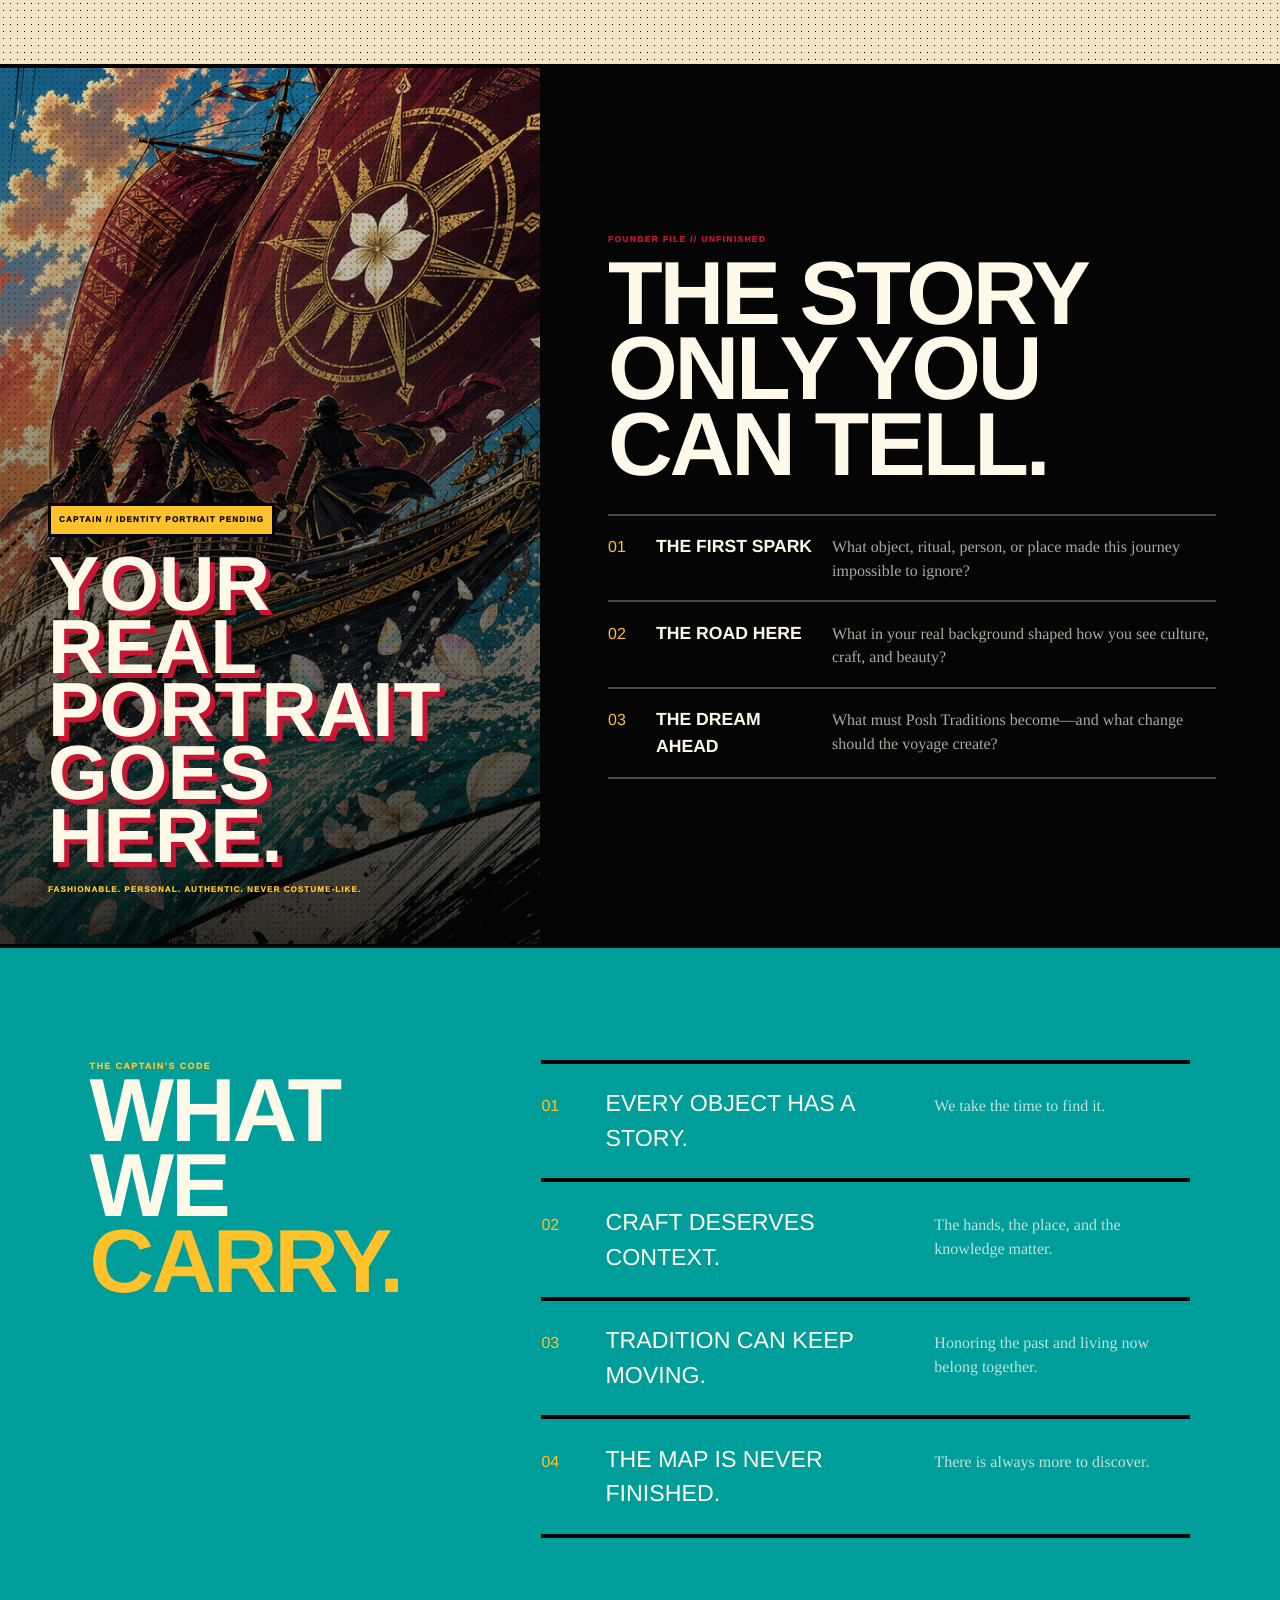
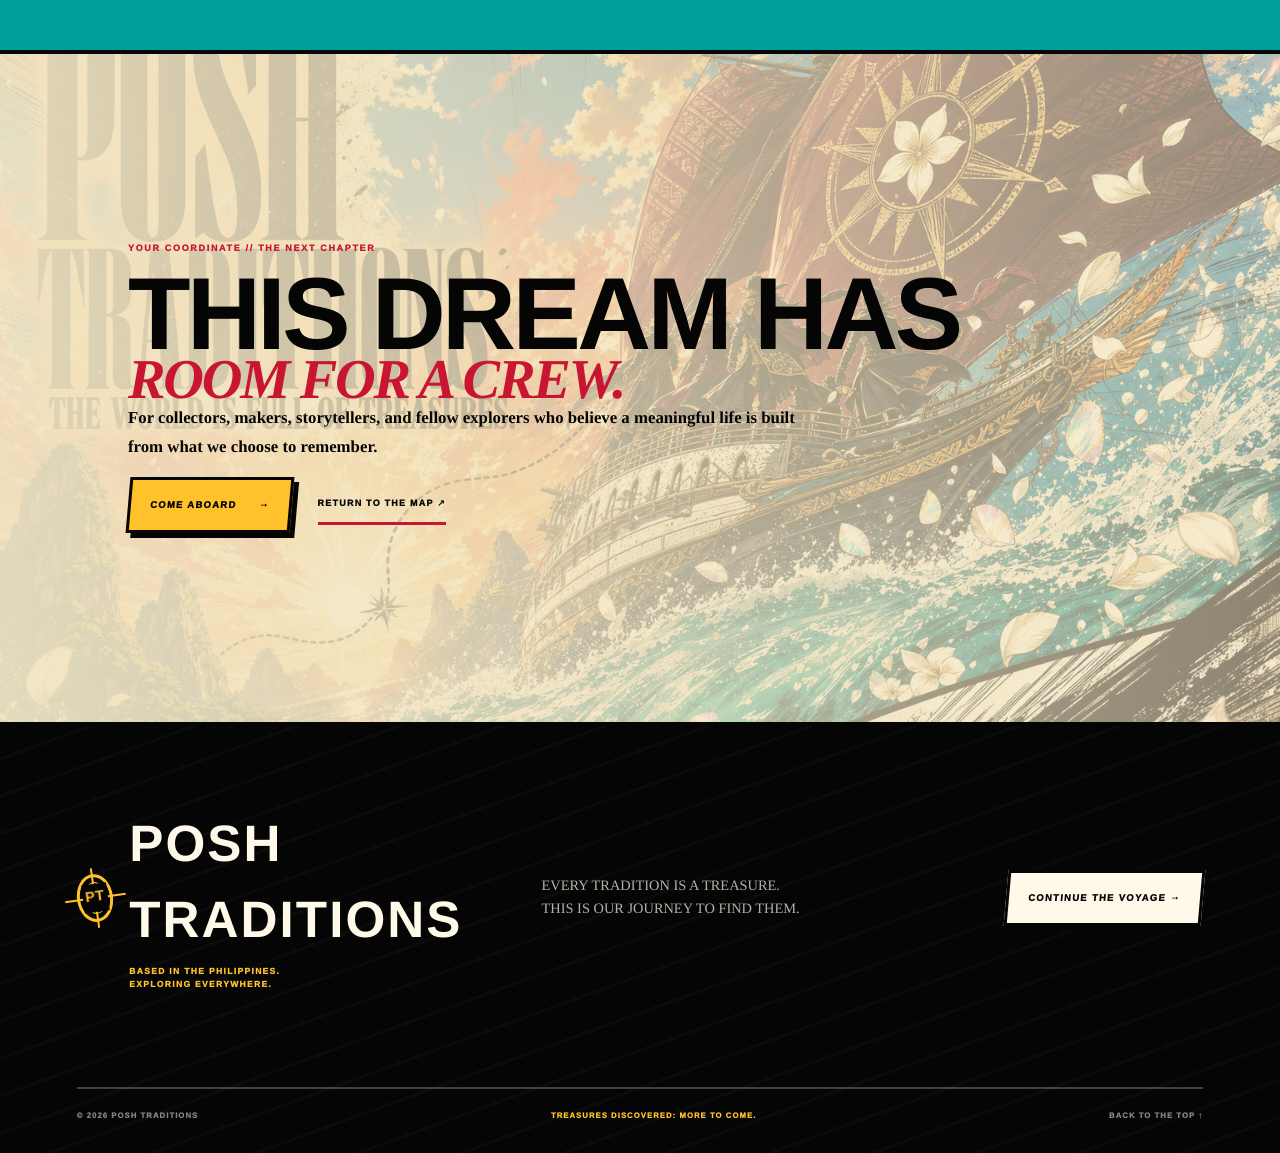
<file: about/index.html>
<!DOCTYPE html><html lang="en"><head><meta charSet="utf-8"/><meta name="viewport" content="width=device-width, initial-scale=1"/><link rel="preload" href="/hero-epic.png" as="image" fetchPriority="high"/><link rel="stylesheet" href="/assets/index-DrPiX0PA.css" data-rsc-css-href="/assets/index-DrPiX0PA.css" data-precedence="vite-rsc/importer-resources"/><link rel="modulepreload" href="/assets/layout-segment-context-jeZvDOti.js" crossorigin=""/><link rel="modulepreload" href="/assets/rolldown-runtime-S-ySWqyJ.js" crossorigin=""/><link rel="modulepreload" href="/assets/index-wCs16elv.js" crossorigin=""/><link rel="modulepreload" href="/assets/framework-CXnKph_e.js" crossorigin=""/><title>The Dream Behind the Voyage · Posh Traditions</title><meta name="description" content="The origin story behind Posh Traditions: a lifelong hunt for stories, skills, objects, and moments worth carrying forward."/><meta property="og:title" content="Posh Traditions — Every Tradition Is a Treasure"/><meta property="og:description" content="The world is full of treasures. Let’s find them."/><meta property="og:type" content="website"/><meta property="og:image" content="http://127.0.0.1:3000/posh-voyage-pt.jpg"/><meta property="og:image:width" content="1280"/><meta property="og:image:height" content="853"/><meta property="og:image:alt" content="Posh Traditions flagship sailing toward a tropical horizon"/><meta name="twitter:card" content="summary_large_image"/><meta name="twitter:title" content="Posh Traditions — Every Tradition Is a Treasure"/><meta name="twitter:description" content="The world is full of treasures. Let’s find them."/><meta name="twitter:image" content="http://127.0.0.1:3000/posh-voyage-pt.jpg"/><script>self.__VINEXT_RSC_PARAMS__={}</script><script>self.__VINEXT_RSC_NAV__={"pathname":"/about","searchParams":[]}</script><link rel="modulepreload" href="/assets/index-wCs16elv.js" />
</head><body><main class="epic-site about-epic"><a class="skip-link" href="#origin">Skip to the origin story</a><header class="epic-header"><a class="epic-brand" href="/" aria-label="Posh Traditions home"><span class="pt-mark" aria-hidden="true"><b>PT</b><i></i></span><span><strong>POSH TRADITIONS</strong><small>EVERY TRADITION IS A TREASURE</small></span></a><nav aria-label="Main navigation"><a href="/#discoveries">Discoveries</a><a href="/#universe">The Universe</a><a href="/#app">The App</a><a href="/#revenue">Business</a><a class="active" href="/about">Origin Story</a></nav><a class="header-signal" href="/#partner">PARTNER WITH US <span>↗</span></a></header><section class="origin-hero" id="origin"><img src="/hero-epic.png" alt="The Posh Traditions voyage surging toward a golden horizon" fetchPriority="high"/><div class="origin-shade" aria-hidden="true"></div><div class="origin-title"><p>ORIGINS ISLAND // CAPTAIN’S FILE</p><h1>THE DREAM<br/>BEHIND THE<br/><span>VOYAGE.</span></h1><blockquote>“Some people chase treasure. I chase traditions—the stories, skills, objects, and moments that remind us who we are.”</blockquote><a href="#declaration">OPEN THE FILE ↓</a></div><div class="origin-file-no">FILE<br/><strong>000</strong></div></section><section class="origin-declaration" id="declaration"><div class="origin-statement"><span>THE TRUTH // 01</span><h2>I NEVER WANTED<br/>AN ORDINARY MAP.</h2></div><div class="origin-copy"><p class="origin-lead">Posh Traditions begins with the urge to look closer—to ask where something came from, who carried it this far, and why it still matters.</p><p>It is not simply a store. It is a lifelong journey of discovery: a way to celebrate beautiful traditions without trapping them in the past. The dream is to find what still speaks to us, honor the people who keep it alive, and make room for it in the lives we are building now.</p><p>The real founder story belongs here in the founder’s own voice. No invented biography. No mythology pretending to be fact. The chapters below are deliberately waiting for the memories only the captain can provide.</p><strong>CURIOSITY IS THE COMPASS.</strong></div></section><section class="captain-file"><div class="captain-file-art"><span>CAPTAIN // IDENTITY PORTRAIT PENDING</span><strong>YOUR REAL<br/>PORTRAIT<br/>GOES HERE.</strong><small>FASHIONABLE. PERSONAL. AUTHENTIC. NEVER COSTUME-LIKE.</small></div><div class="captain-file-copy"><p>FOUNDER FILE // UNFINISHED</p><h2>THE STORY<br/>ONLY YOU<br/>CAN TELL.</h2><div class="captain-prompts"><article><span>01</span><strong>THE FIRST SPARK</strong><p>What object, ritual, person, or place made this journey impossible to ignore?</p></article><article><span>02</span><strong>THE ROAD HERE</strong><p>What in your real background shaped how you see culture, craft, and beauty?</p></article><article><span>03</span><strong>THE DREAM AHEAD</strong><p>What must Posh Traditions become—and what change should the voyage create?</p></article></div></div></section><section class="captains-code"><div class="code-heading"><p>THE CAPTAIN’S CODE</p><h2>WHAT WE<br/><span>CARRY.</span></h2></div><div class="code-list"><article><span>01</span><h3>EVERY OBJECT HAS A STORY.</h3><p>We take the time to find it.</p></article><article><span>02</span><h3>CRAFT DESERVES CONTEXT.</h3><p>The hands, the place, and the knowledge matter.</p></article><article><span>03</span><h3>TRADITION CAN KEEP MOVING.</h3><p>Honoring the past and living now belong together.</p></article><article><span>04</span><h3>THE MAP IS NEVER FINISHED.</h3><p>There is always more to discover.</p></article></div></section><section class="origin-invitation"><span>YOUR COORDINATE // THE NEXT CHAPTER</span><h2>THIS DREAM HAS<br/><em>ROOM FOR A CREW.</em></h2><p>For collectors, makers, storytellers, and fellow explorers who believe a meaningful life is built from what we choose to remember.</p><div><a class="impact-button impact-yellow" href="/#join">COME ABOARD <b>→</b></a><a class="impact-link dark" href="/">RETURN TO THE MAP ↗</a></div></section><footer class="epic-footer about-footer"><div class="footer-brand"><span class="pt-mark" aria-hidden="true"><b>PT</b><i></i></span><div><strong>POSH TRADITIONS</strong><p>BASED IN THE PHILIPPINES.<br/>EXPLORING EVERYWHERE.</p></div></div><p>EVERY TRADITION IS A TREASURE.<br/>THIS IS OUR JOURNEY TO FIND THEM.</p><a class="impact-button impact-cream" href="/">CONTINUE THE VOYAGE →</a><div class="footer-final"><span>© <!-- -->2026<!-- --> POSH TRADITIONS</span><strong>TREASURES DISCOVERED: MORE TO COME.</strong><a href="#origin">BACK TO THE TOP ↑</a></div></footer></main><script id="_R_">import("/assets/index-wCs16elv.js")</script></body></html><script>self.__VINEXT_RSC_CHUNKS__=self.__VINEXT_RSC_CHUNKS__||[];self.__VINEXT_RSC_CHUNKS__.push("2:I[\"79ef9a017562\",[],\"Children\",1]\n3:I[\"d7d8178d8913\",[],\"LayoutSegmentProvider\",1]\n4:I[\"79ef9a017562\",[],\"Slot\",1]\n5:I[\"97e23c8fc95f\",[],\"RedirectBoundary\",1]\n:HL[\"/assets/index-DrPiX0PA.css\",\"style\"]\n")</script><script>self.__VINEXT_RSC_CHUNKS__=self.__VINEXT_RSC_CHUNKS__||[];self.__VINEXT_RSC_CHUNKS__.push("0:{\"__route\":\"route:/about\",\"__interceptionContext\":null,\"__layoutIds\":[\"layout:/\"],\"__rootLayout\":\"/\",\"page:/about\":\"$L1\",\"layout:/\":[[[[\"$\",\"link\",\"css:/assets/index-DrPiX0PA.css\",{\"rel\":\"stylesheet\",\"precedence\":\"vite-rsc/importer-resources\",\"href\":\"/assets/index-DrPiX0PA.css\",\"data-rsc-css-href\":\"/assets/index-DrPiX0PA.css\"}],\"$undefined\"],[\"$\",\"html\",null,{\"lang\":\"en\",\"children\":[\"$\",\"body\",null,{\"children\":[\"$\",\"$L2\",null,{}]}]}]],null],\"route:/about\":[[[\"$\",\"meta\",null,{\"charSet\":\"utf-8\"}],[[\"$\",\"title\",\"0\",{\"children\":\"The Dream Behind the Voyage · Posh Traditions\"}],[\"$\",\"meta\",\"1\",{\"name\":\"description\",\"content\":\"The origin story behind Posh Traditions: a lifelong hunt for stories, skills, objects, and moments worth carrying forward.\"}],[\"$\",\"meta\",\"2\",{\"property\":\"og:title\",\"content\":\"Posh Traditions — Every Tradition Is a Treasure\"}],[\"$\",\"meta\",\"3\",{\"property\":\"og:description\",\"content\":\"The world is full of treasures. Let’s find them.\"}],[\"$\",\"meta\",\"4\",{\"property\":\"og:type\",\"content\":\"website\"}],[\"$\",\"meta\",\"5\",{\"property\":\"og:image\",\"content\":\"http://127.0.0.1:3000/posh-voyage-pt.jpg\"}],[\"$\",\"meta\",\"6\",{\"property\":\"og:image:width\",\"content\":\"1280\"}],[\"$\",\"meta\",\"7\",{\"property\":\"og:image:height\",\"content\":\"853\"}],[\"$\",\"meta\",\"8\",{\"property\":\"og:image:alt\",\"content\":\"Posh Traditions flagship sailing toward a tropical horizon\"}],[\"$\",\"meta\",\"9\",{\"name\":\"twitter:card\",\"content\":\"summary_large_image\"}],[\"$\",\"meta\",\"10\",{\"name\":\"twitter:title\",\"content\":\"Posh Traditions — Every Tradition Is a Treasure\"}],[\"$\",\"meta\",\"11\",{\"name\":\"twitter:description\",\"content\":\"The world is full of treasures. Let’s find them.\"}],[\"$\",\"meta\",\"12\",{\"name\":\"twitter:image\",\"content\":\"http://127.0.0.1:3000/posh-voyage-pt.jpg\"}]],[[\"$\",\"meta\",\"0\",{\"name\":\"viewport\",\"content\":\"width=device-width, initial-scale=1\"}]]],[\"$\",\"$L3\",null,{\"segmentMap\":{\"children\":[\"about\"]},\"children\":[\"$\",\"$L4\",null,{\"id\":\"layout:/\",\"parallelSlots\":\"$undefined\",\"children\":[\"$\",\"$L5\",null,{\"children\":[\"$\",\"$L3\",null,{\"segmentMap\":{\"children\":[]},\"children\":[\"$\",\"$L4\",null,{\"id\":\"page:/about\"}]}]}]}]}]],\"__layoutFlags\":{\"layout:/\":\"s\"},\"__artifactCompatibility\":{\"schemaVersion\":1,\"graphVersion\":\"app-route-graph:pxgtdg7iy2mv\",\"deploymentVersion\":\"fbd19338-621b-4c92-82f3-946b38fe53a1\",\"appElementsSchemaVersion\":1,\"rscPayloadSchemaVersion\":1,\"rootBoundaryId\":\"/\",\"renderEpoch\":null}}\n")</script><script>self.__VINEXT_RSC_CHUNKS__=self.__VINEXT_RSC_CHUNKS__||[];self.__VINEXT_RSC_CHUNKS__.push(":HL[\"/hero-epic.png\",\"image\",{\"fetchPriority\":\"high\"}]\n")</script><script>self.__VINEXT_RSC_CHUNKS__=self.__VINEXT_RSC_CHUNKS__||[];self.__VINEXT_RSC_CHUNKS__.push("1:[\"$\",\"main\",null,{\"className\":\"epic-site about-epic\",\"children\":[[\"$\",\"a\",null,{\"className\":\"skip-link\",\"href\":\"#origin\",\"children\":\"Skip to the origin story\"}],[\"$\",\"header\",null,{\"className\":\"epic-header\",\"children\":[[\"$\",\"a\",null,{\"className\":\"epic-brand\",\"href\":\"/\",\"aria-label\":\"Posh Traditions home\",\"children\":[[\"$\",\"span\",null,{\"className\":\"pt-mark\",\"aria-hidden\":\"true\",\"children\":[[\"$\",\"b\",null,{\"children\":\"PT\"}],[\"$\",\"i\",null,{}]]}],[\"$\",\"span\",null,{\"children\":[[\"$\",\"strong\",null,{\"children\":\"POSH TRADITIONS\"}],[\"$\",\"small\",null,{\"children\":\"EVERY TRADITION IS A TREASURE\"}]]}]]}],[\"$\",\"nav\",null,{\"aria-label\":\"Main navigation\",\"children\":[[\"$\",\"a\",null,{\"href\":\"/#discoveries\",\"children\":\"Discoveries\"}],[\"$\",\"a\",null,{\"href\":\"/#universe\",\"children\":\"The Universe\"}],[\"$\",\"a\",null,{\"href\":\"/#app\",\"children\":\"The App\"}],[\"$\",\"a\",null,{\"href\":\"/#revenue\",\"children\":\"Business\"}],[\"$\",\"a\",null,{\"className\":\"active\",\"href\":\"/about\",\"children\":\"Origin Story\"}]]}],[\"$\",\"a\",null,{\"className\":\"header-signal\",\"href\":\"/#partner\",\"children\":[\"PARTNER WITH US \",[\"$\",\"span\",null,{\"children\":\"↗\"}]]}]]}],[\"$\",\"section\",null,{\"className\":\"origin-hero\",\"id\":\"origin\",\"children\":[[\"$\",\"img\",null,{\"src\":\"/hero-epic.png\",\"alt\":\"The Posh Traditions voyage surging toward a golden horizon\",\"fetchPriority\":\"high\"}],[\"$\",\"div\",null,{\"className\":\"origin-shade\",\"aria-hidden\":\"true\"}],[\"$\",\"div\",null,{\"className\":\"origin-title\",\"children\":[[\"$\",\"p\",null,{\"children\":\"ORIGINS ISLAND // CAPTAIN’S FILE\"}],[\"$\",\"h1\",null,{\"children\":[\"THE DREAM\",[\"$\",\"br\",null,{}],\"BEHIND THE\",[\"$\",\"br\",null,{}],[\"$\",\"span\",null,{\"children\":\"VOYAGE.\"}]]}],[\"$\",\"blockquote\",null,{\"children\":\"“Some people chase treasure. I chase traditions—the stories, skills, objects, and moments that remind us who we are.”\"}],[\"$\",\"a\",null,{\"href\":\"#declaration\",\"children\":\"OPEN THE FILE ↓\"}]]}],[\"$\",\"div\",null,{\"className\":\"origin-file-no\",\"children\":[\"FILE\",[\"$\",\"br\",null,{}],[\"$\",\"strong\",null,{\"children\":\"000\"}]]}]]}],[\"$\",\"section\",null,{\"className\":\"origin-declaration\",\"id\":\"declaration\",\"children\":[[\"$\",\"div\",null,{\"className\":\"origin-statement\",\"children\":[[\"$\",\"span\",null,{\"children\":\"THE TRUTH // 01\"}],[\"$\",\"h2\",null,{\"children\":[\"I NEVER WANTED\",[\"$\",\"br\",null,{}],\"AN ORDINARY MAP.\"]}]]}],[\"$\",\"div\",null,{\"className\":\"origin-copy\",\"children\":[[\"$\",\"p\",null,{\"className\":\"origin-lead\",\"children\":\"Posh Traditions begins with the urge to look closer—to ask where something came from, who carried it this far, and why it still matters.\"}],[\"$\",\"p\",null,{\"children\":\"It is not simply a store. It is a lifelong journey of discovery: a way to celebrate beautiful traditions without trapping them in the past. The dream is to find what still speaks to us, honor the people who keep it alive, and make room for it in the lives we are building now.\"}],[\"$\",\"p\",null,{\"children\":\"The real founder story belongs here in the founder’s own voice. No invented biography. No mythology pretending to be fact. The chapters below are deliberately waiting for the memories only the captain can provide.\"}],[\"$\",\"strong\",null,{\"children\":\"CURIOSITY IS THE COMPASS.\"}]]}]]}],[\"$\",\"section\",null,{\"className\":\"captain-file\",\"children\":[[\"$\",\"div\",null,{\"className\":\"captain-file-art\",\"children\":[[\"$\",\"span\",null,{\"children\":\"CAPTAIN // IDENTITY PORTRAIT PENDING\"}],[\"$\",\"strong\",null,{\"children\":[\"YOUR REAL\",[\"$\",\"br\",null,{}],\"PORTRAIT\",[\"$\",\"br\",null,{}],\"GOES HERE.\"]}],[\"$\",\"small\",null,{\"children\":\"FASHIONABLE. PERSONAL. AUTHENTIC. NEVER COSTUME-LIKE.\"}]]}],[\"$\",\"div\",null,{\"className\":\"captain-file-copy\",\"children\":[[\"$\",\"p\",null,{\"children\":\"FOUNDER FILE // UNFINISHED\"}],[\"$\",\"h2\",null,{\"children\":[\"THE STORY\",[\"$\",\"br\",null,{}],\"ONLY YOU\",[\"$\",\"br\",null,{}],\"CAN TELL.\"]}],[\"$\",\"div\",null,{\"className\":\"captain-prompts\",\"children\":[[\"$\",\"article\",null,{\"children\":[[\"$\",\"span\",null,{\"children\":\"01\"}],[\"$\",\"strong\",null,{\"children\":\"THE FIRST SPARK\"}],[\"$\",\"p\",null,{\"children\":\"What object, ritual, person, or place made this journey impossible to ignore?\"}]]}],[\"$\",\"article\",null,{\"children\":[[\"$\",\"span\",null,{\"children\":\"02\"}],[\"$\",\"strong\",null,{\"children\":\"THE ROAD HERE\"}],[\"$\",\"p\",null,{\"children\":\"What in your real background shaped how you see culture, craft, and beauty?\"}]]}],[\"$\",\"article\",null,{\"children\":[[\"$\",\"span\",null,{\"children\":\"03\"}],[\"$\",\"strong\",null,{\"children\":\"THE DREAM AHEAD\"}],[\"$\",\"p\",null,{\"children\":\"What must Posh Traditions become—and what change should the voyage create?\"}]]}]]}]]}]]}],\"$L6\",\"$L7\",\"$L8\"]}]\n")</script><script>self.__VINEXT_RSC_CHUNKS__=self.__VINEXT_RSC_CHUNKS__||[];self.__VINEXT_RSC_CHUNKS__.push("6:[\"$\",\"section\",null,{\"className\":\"captains-code\",\"children\":[[\"$\",\"div\",null,{\"className\":\"code-heading\",\"children\":[[\"$\",\"p\",null,{\"children\":\"THE CAPTAIN’S CODE\"}],[\"$\",\"h2\",null,{\"children\":[\"WHAT WE\",[\"$\",\"br\",null,{}],[\"$\",\"span\",null,{\"children\":\"CARRY.\"}]]}]]}],[\"$\",\"div\",null,{\"className\":\"code-list\",\"children\":[[\"$\",\"article\",null,{\"children\":[[\"$\",\"span\",null,{\"children\":\"01\"}],[\"$\",\"h3\",null,{\"children\":\"EVERY OBJECT HAS A STORY.\"}],[\"$\",\"p\",null,{\"children\":\"We take the time to find it.\"}]]}],[\"$\",\"article\",null,{\"children\":[[\"$\",\"span\",null,{\"children\":\"02\"}],[\"$\",\"h3\",null,{\"children\":\"CRAFT DESERVES CONTEXT.\"}],[\"$\",\"p\",null,{\"children\":\"The hands, the place, and the knowledge matter.\"}]]}],[\"$\",\"article\",null,{\"children\":[[\"$\",\"span\",null,{\"children\":\"03\"}],[\"$\",\"h3\",null,{\"children\":\"TRADITION CAN KEEP MOVING.\"}],[\"$\",\"p\",null,{\"children\":\"Honoring the past and living now belong together.\"}]]}],[\"$\",\"article\",null,{\"children\":[[\"$\",\"span\",null,{\"children\":\"04\"}],[\"$\",\"h3\",null,{\"children\":\"THE MAP IS NEVER FINISHED.\"}],[\"$\",\"p\",null,{\"children\":\"There is always more to discover.\"}]]}]]}]]}]\n7:[\"$\",\"section\",null,{\"className\":\"origin-invitation\",\"children\":[[\"$\",\"span\",null,{\"children\":\"YOUR COORDINATE // THE NEXT CHAPTER\"}],[\"$\",\"h2\",null,{\"children\":[\"THIS DREAM HAS\",[\"$\",\"br\",null,{}],[\"$\",\"em\",null,{\"children\":\"ROOM FOR A CREW.\"}]]}],[\"$\",\"p\",null,{\"children\":\"For collectors, makers, storytellers, and fellow explorers who believe a meaningful life is built from what we choose to remember.\"}],[\"$\",\"div\",null,{\"children\":[[\"$\",\"a\",null,{\"className\":\"impact-button impact-yellow\",\"href\":\"/#join\",\"children\":[\"COME ABOARD \",[\"$\",\"b\",null,{\"children\":\"→\"}]]}],[\"$\",\"a\",null,{\"className\":\"impact-link dark\",\"href\":\"/\",\"children\":\"RETURN TO THE MAP ↗\"}]]}]]}]\n")</script><script>self.__VINEXT_RSC_CHUNKS__=self.__VINEXT_RSC_CHUNKS__||[];self.__VINEXT_RSC_CHUNKS__.push("8:[\"$\",\"footer\",null,{\"className\":\"epic-footer about-footer\",\"children\":[[\"$\",\"div\",null,{\"className\":\"footer-brand\",\"children\":[[\"$\",\"span\",null,{\"className\":\"pt-mark\",\"aria-hidden\":\"true\",\"children\":[[\"$\",\"b\",null,{\"children\":\"PT\"}],[\"$\",\"i\",null,{}]]}],[\"$\",\"div\",null,{\"children\":[[\"$\",\"strong\",null,{\"children\":\"POSH TRADITIONS\"}],[\"$\",\"p\",null,{\"children\":[\"BASED IN THE PHILIPPINES.\",[\"$\",\"br\",null,{}],\"EXPLORING EVERYWHERE.\"]}]]}]]}],[\"$\",\"p\",null,{\"children\":[\"EVERY TRADITION IS A TREASURE.\",[\"$\",\"br\",null,{}],\"THIS IS OUR JOURNEY TO FIND THEM.\"]}],[\"$\",\"a\",null,{\"className\":\"impact-button impact-cream\",\"href\":\"/\",\"children\":\"CONTINUE THE VOYAGE →\"}],[\"$\",\"div\",null,{\"className\":\"footer-final\",\"children\":[[\"$\",\"span\",null,{\"children\":[\"© \",2026,\" POSH TRADITIONS\"]}],[\"$\",\"strong\",null,{\"children\":\"TREASURES DISCOVERED: MORE TO COME.\"}],[\"$\",\"a\",null,{\"href\":\"#origin\",\"children\":\"BACK TO THE TOP ↑\"}]]}]]}]\n")</script><script>self.__VINEXT_RSC_DONE__=true</script>
</file>
